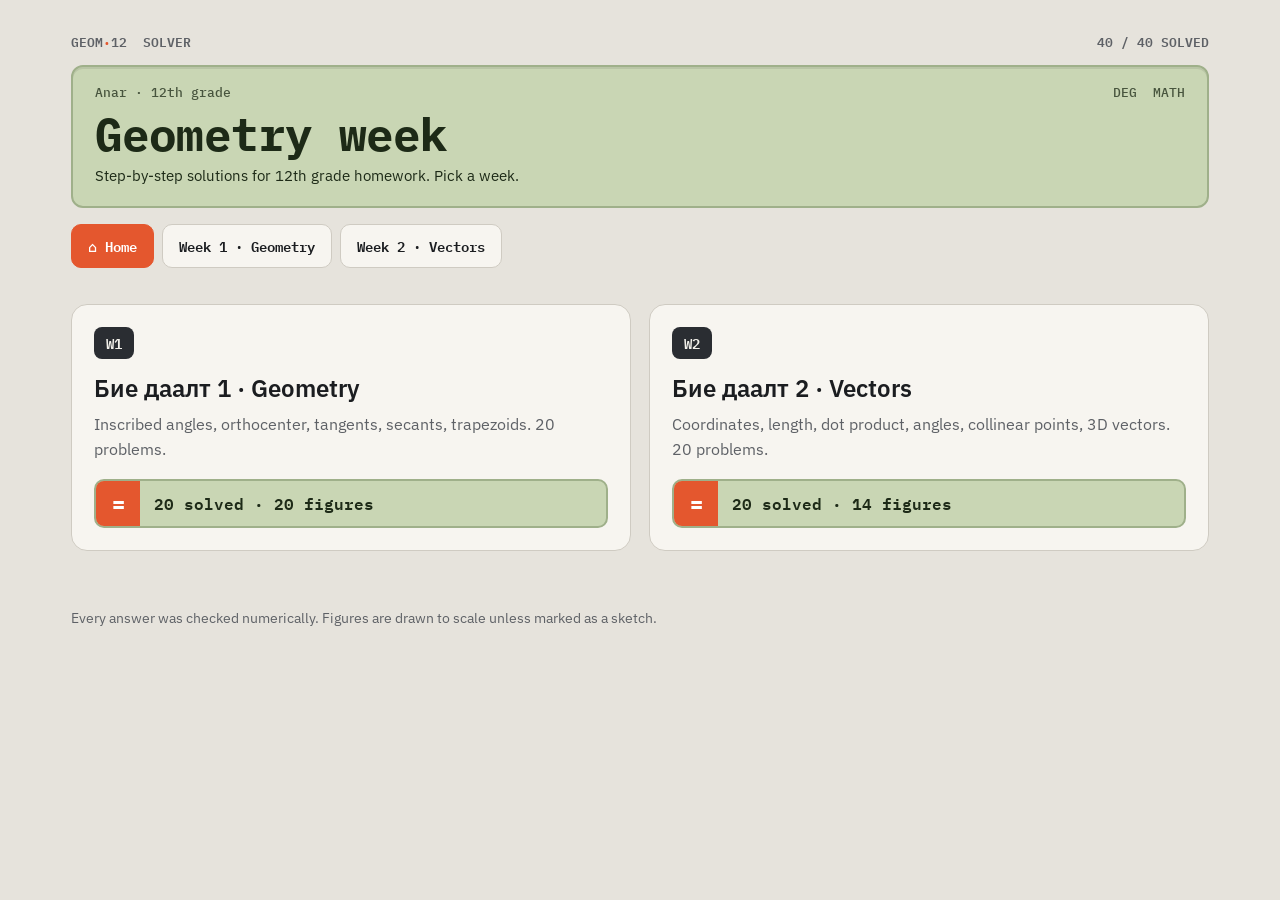
<file: index.html>
<!DOCTYPE html>
<html lang="en">
<head>
<meta charset="utf-8">
<meta name="viewport" content="width=device-width, initial-scale=1">
<title>Geometry week</title>
<link rel="preconnect" href="https://fonts.googleapis.com"><link href="https://fonts.googleapis.com/css2?family=IBM+Plex+Mono:wght@500;600;700&family=IBM+Plex+Sans:wght@400;600&display=swap" rel="stylesheet">
<link rel="stylesheet" href="style.css">
</head>
<body>
<header class="top wrap">
<div class="brand"><span class="model">GEOM<b>·</b>12 &nbsp;SOLVER</span><span class="model">40 / 40 SOLVED</span></div>
<div class="display"><div class="sm"><span>Anar · 12th grade</span><span>DEG &nbsp;MATH</span></div><h1>Geometry week</h1><p>Step-by-step solutions for 12th grade homework. Pick a week.</p></div>
<nav class="tabs" aria-label="Weeks"><a href="index.html" aria-current=page>⌂ Home</a><a href="week1.html">Week 1 · Geometry</a><a href="week2.html">Week 2 · Vectors</a></nav>

</header>
<main class="wrap cards">
<a class="card" href="week1.html"><span class="chip">W1</span><h2>Бие даалт 1 · Geometry</h2><p>Inscribed angles, orthocenter, tangents, secants, trapezoids. 20 problems.</p><div class="lcd"><span>20 solved · 20 figures</span></div></a>
<a class="card" href="week2.html"><span class="chip">W2</span><h2>Бие даалт 2 · Vectors</h2><p>Coordinates, length, dot product, angles, collinear points, 3D vectors. 20 problems.</p><div class="lcd"><span>20 solved · 14 figures</span></div></a>
</main>
<footer class="foot wrap">Every answer was checked numerically. Figures are drawn to scale unless marked as a sketch.</footer>
</body>
</html>
</file>
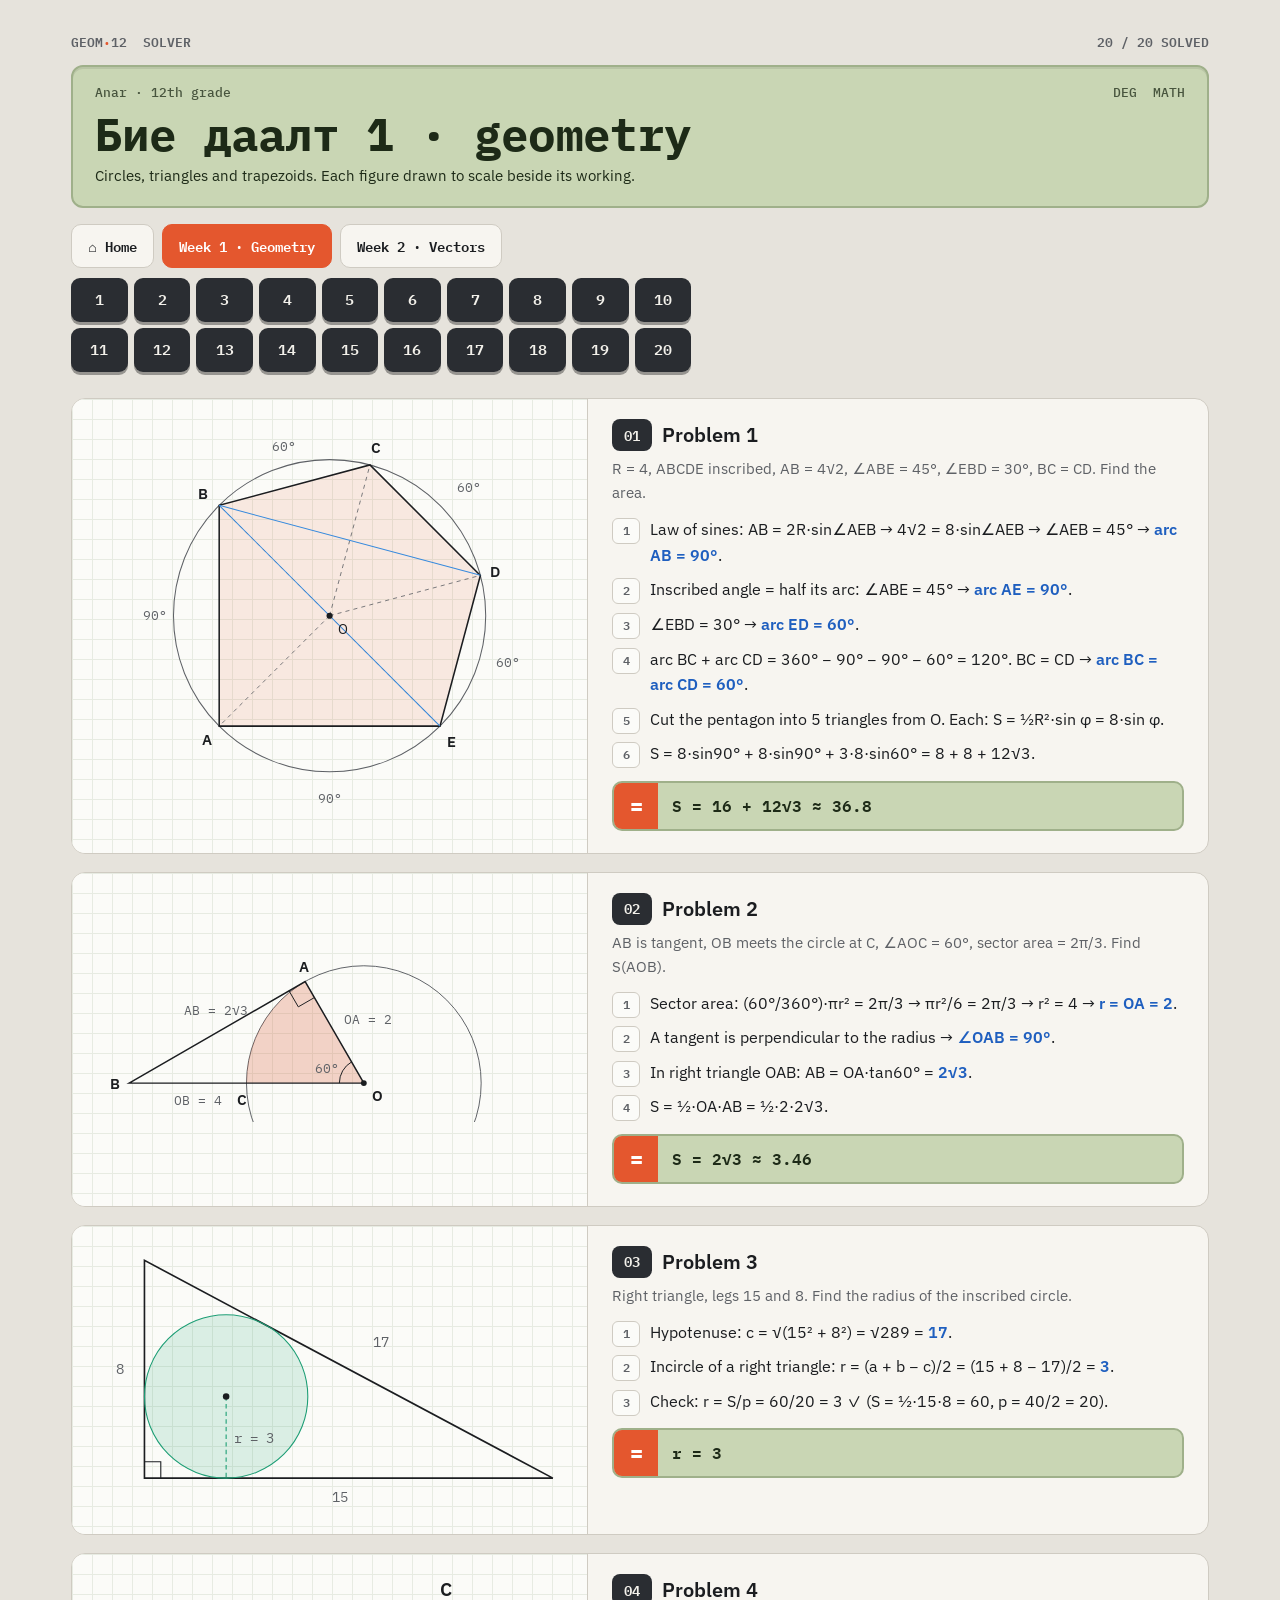
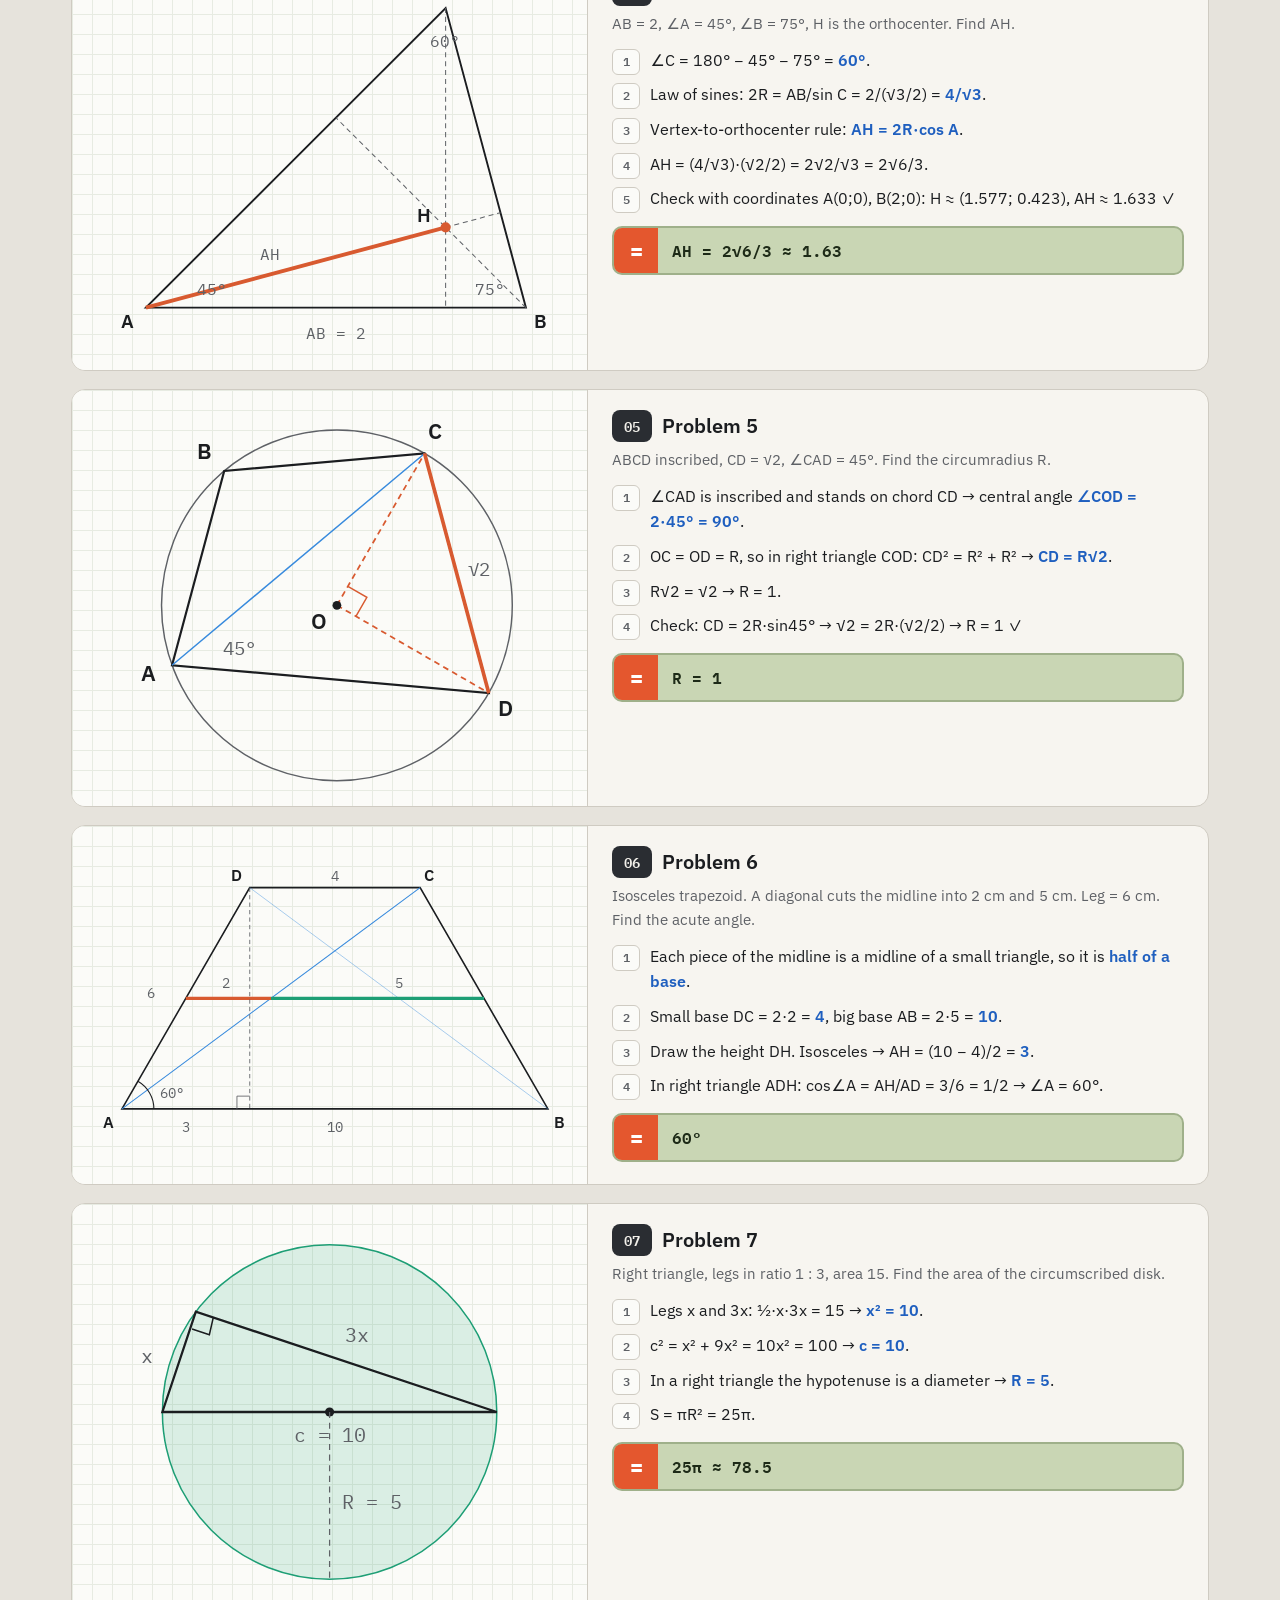
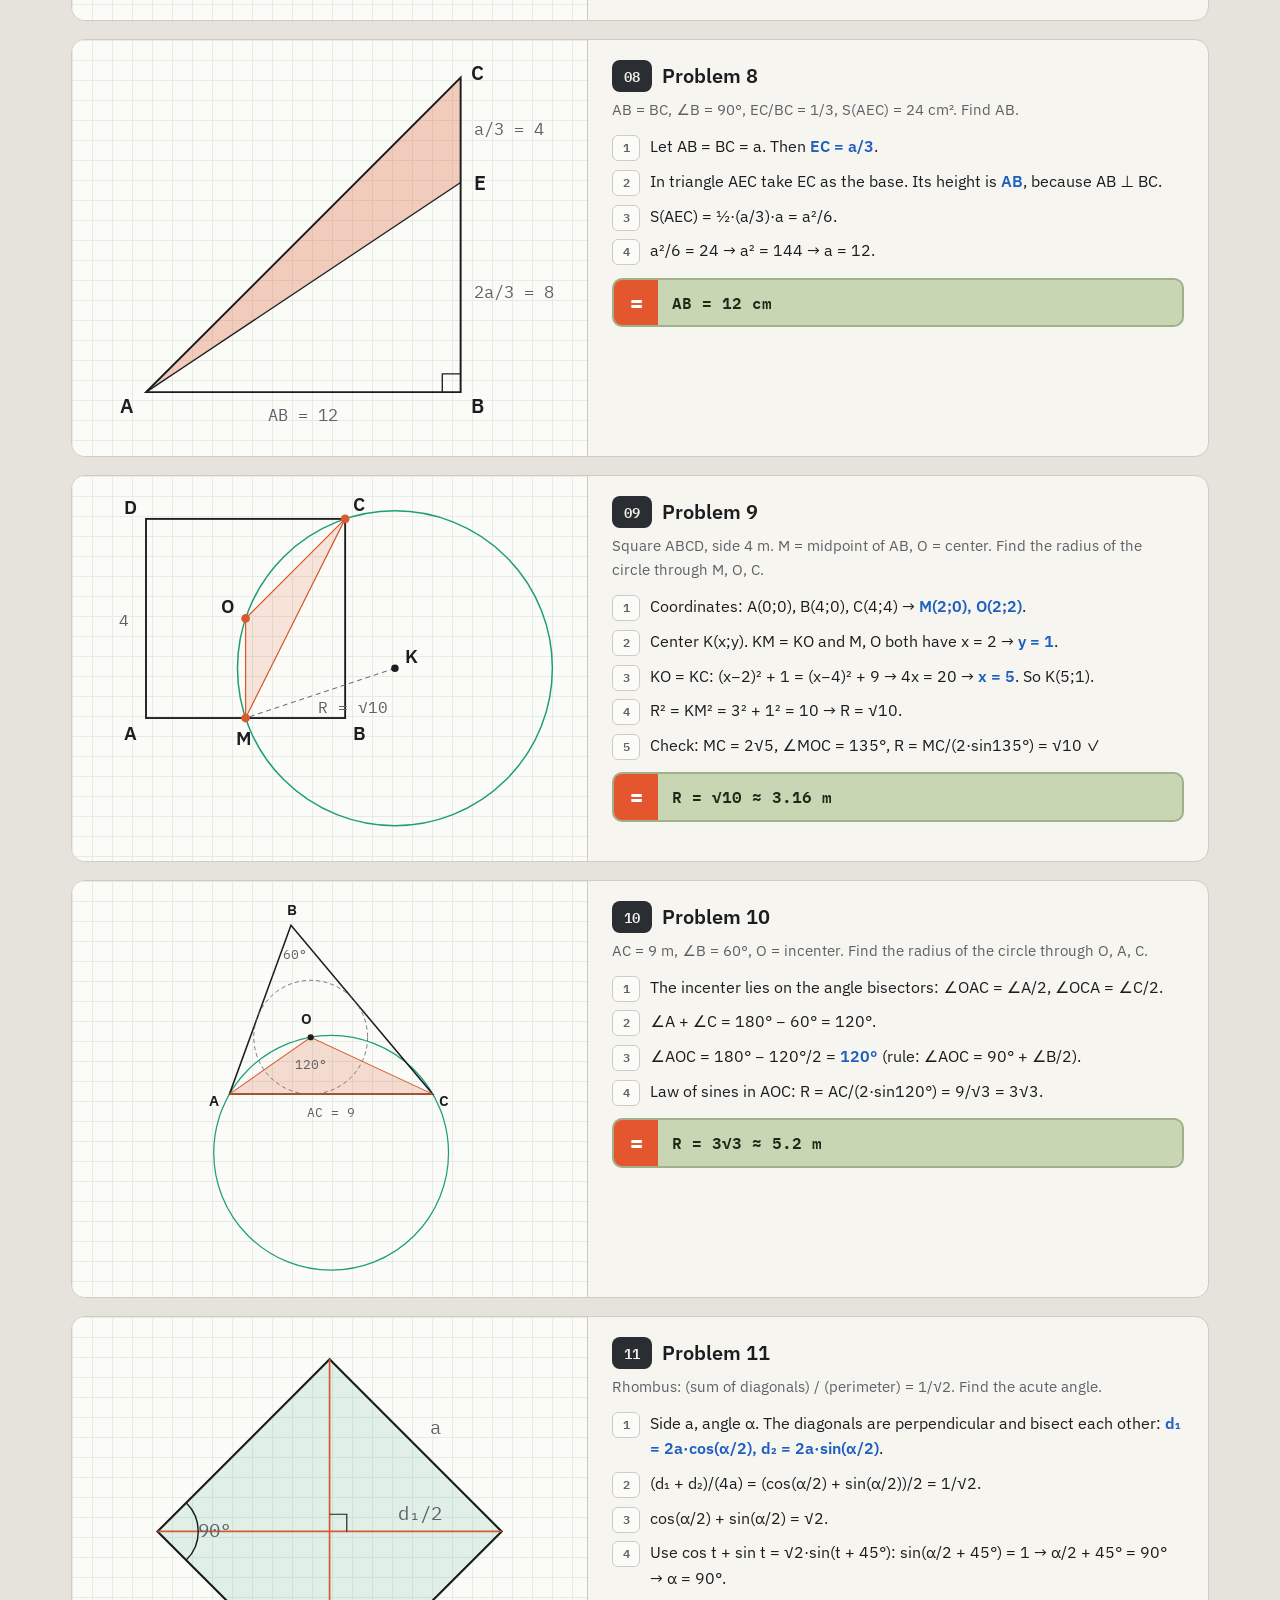
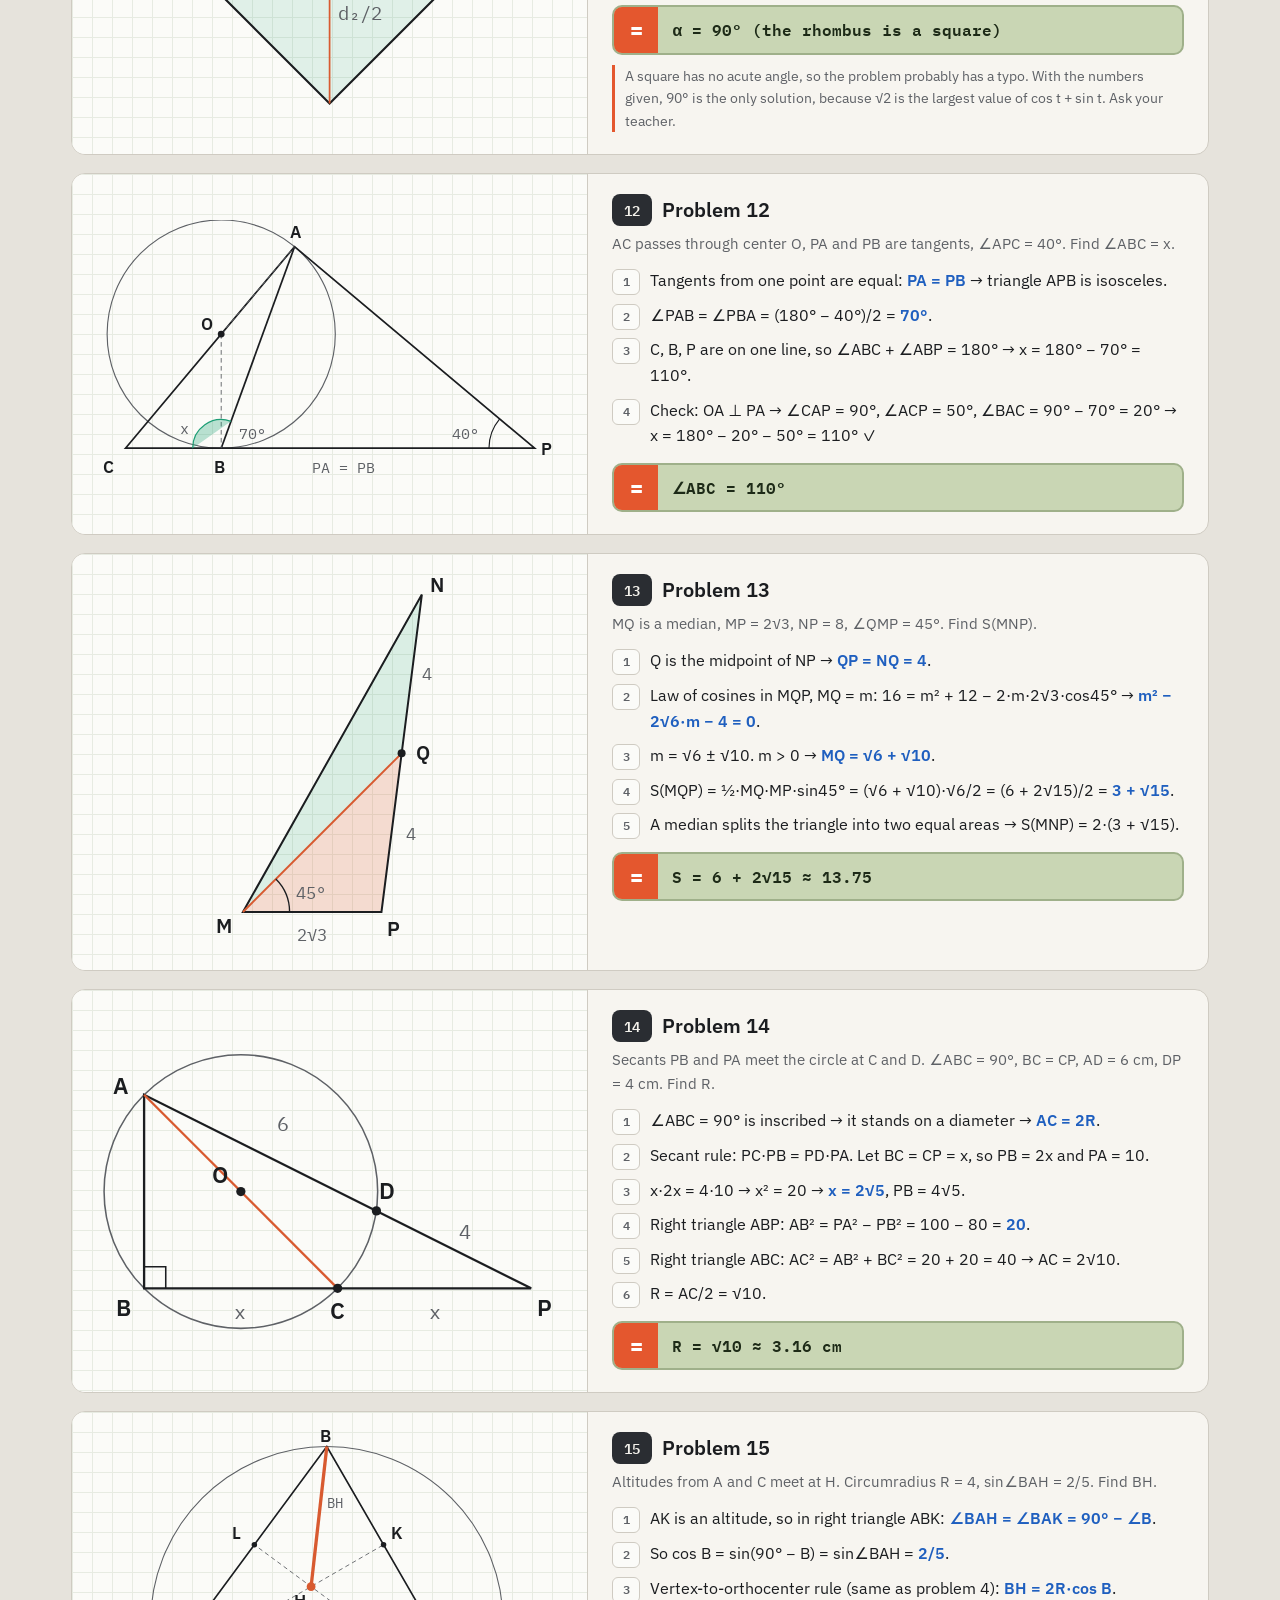
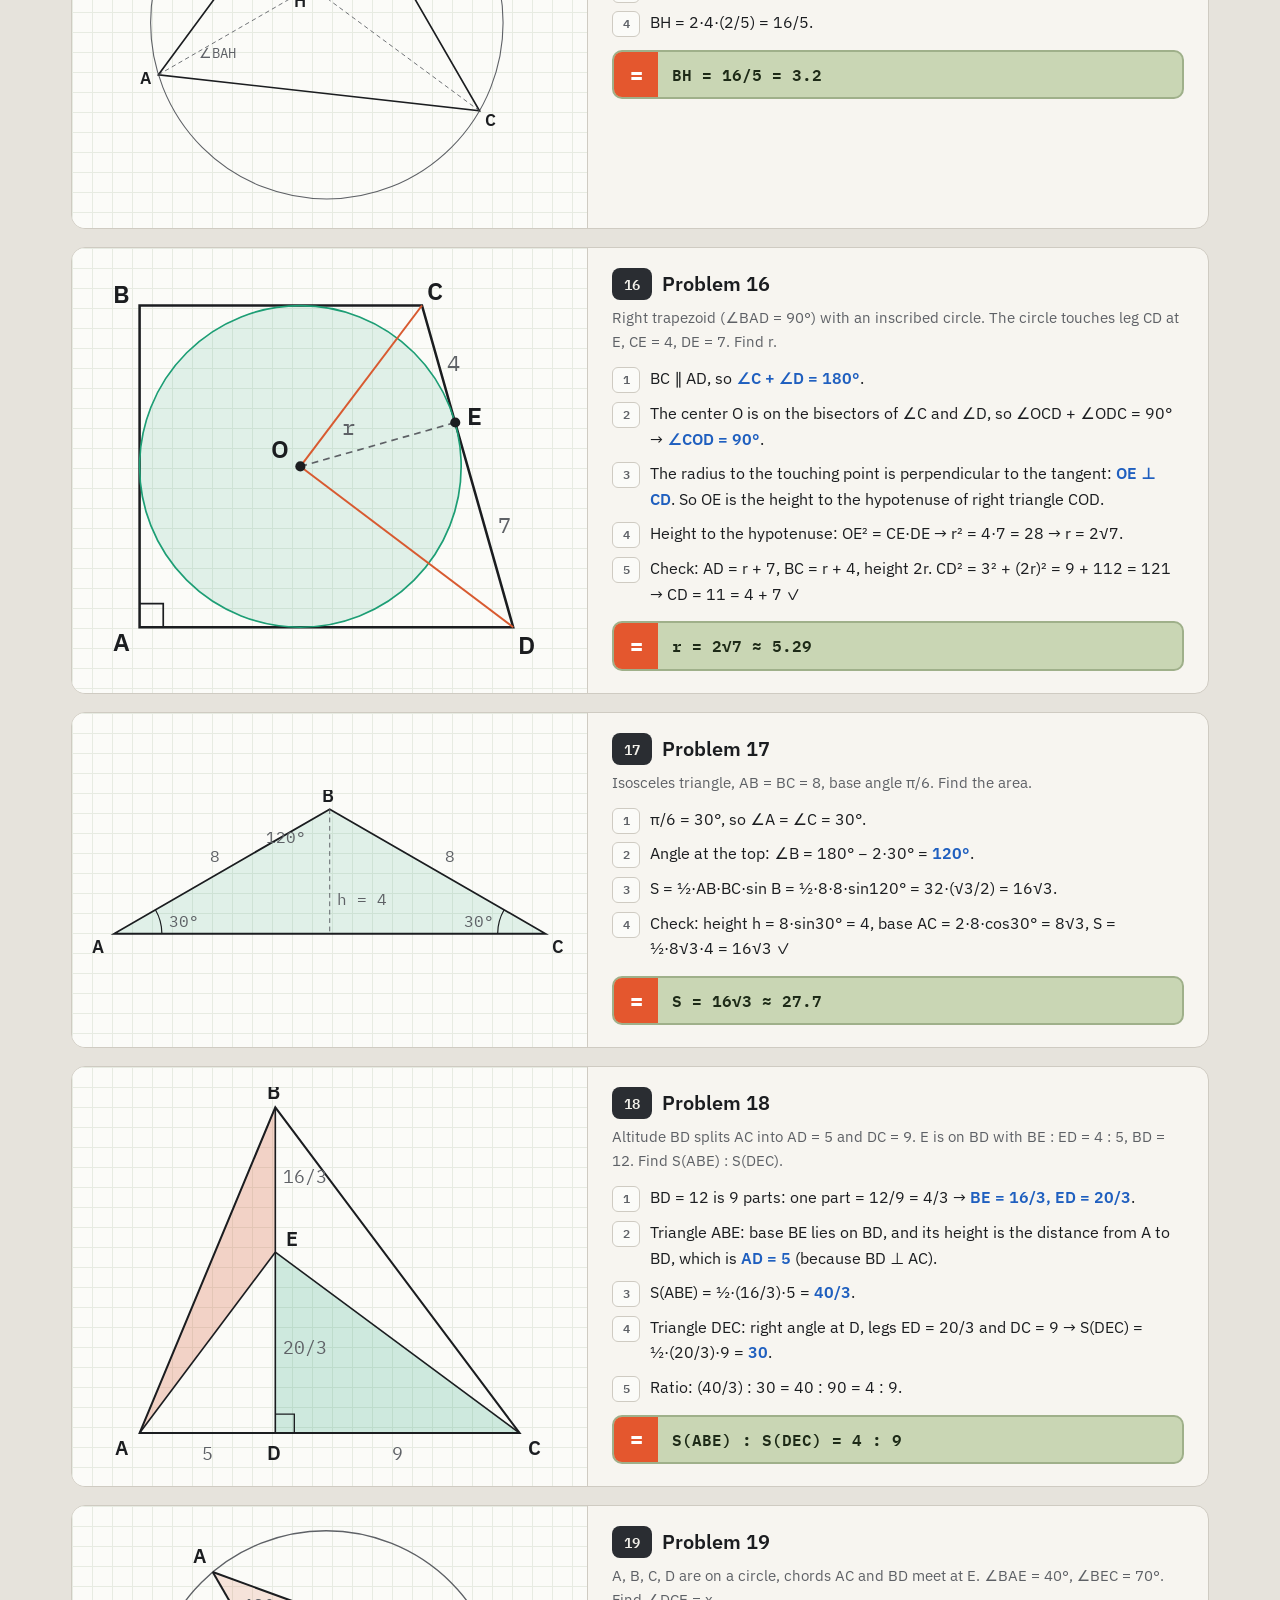
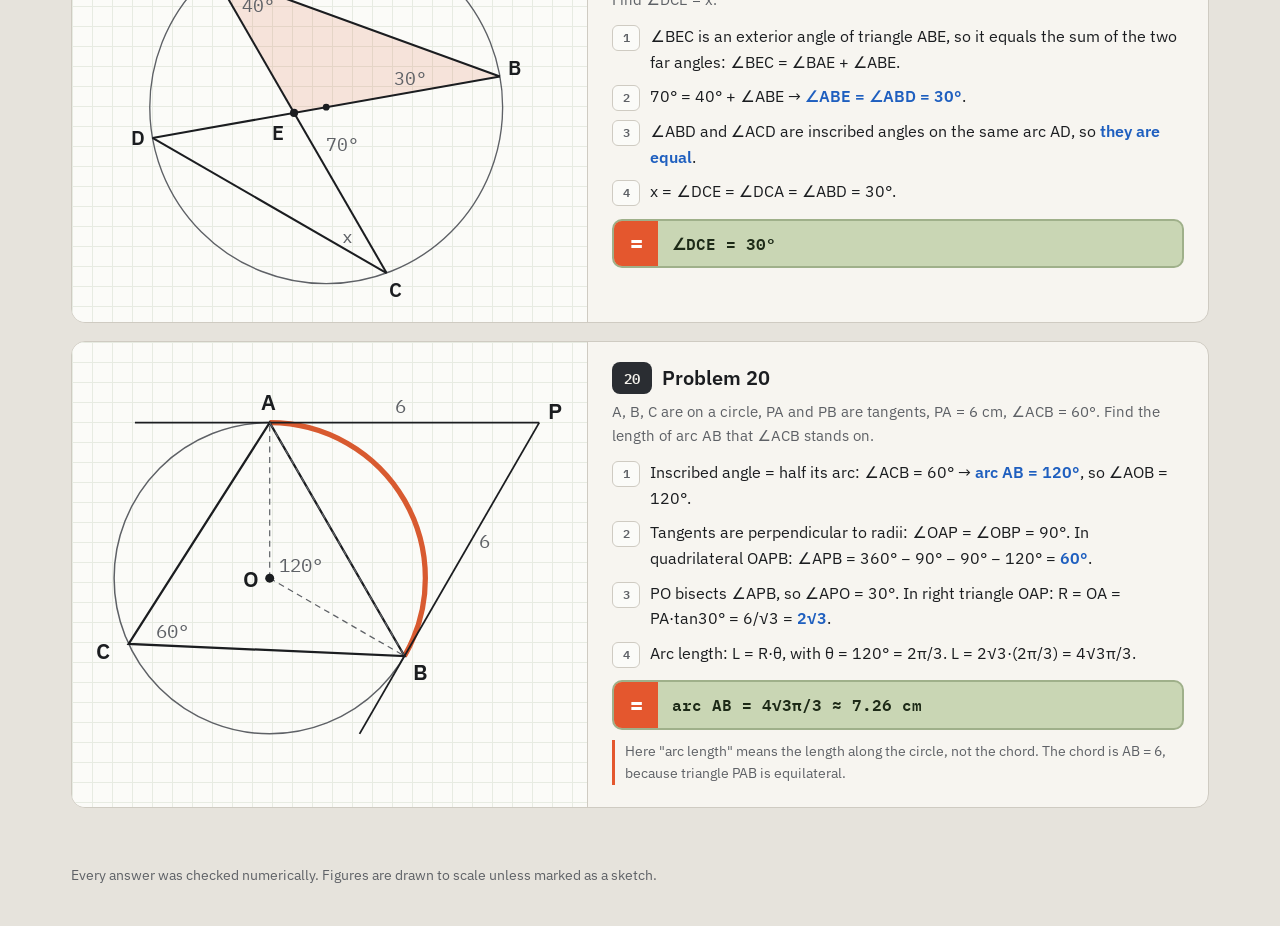
<file: week1.html>
<!DOCTYPE html>
<html lang="en">
<head>
<meta charset="utf-8">
<meta name="viewport" content="width=device-width, initial-scale=1">
<title>Бие даалт 1 · geometry</title>
<link rel="preconnect" href="https://fonts.googleapis.com"><link href="https://fonts.googleapis.com/css2?family=IBM+Plex+Mono:wght@500;600;700&family=IBM+Plex+Sans:wght@400;600&display=swap" rel="stylesheet">
<link rel="stylesheet" href="style.css">
</head>
<body>
<header class="top wrap">
<div class="brand"><span class="model">GEOM<b>·</b>12 &nbsp;SOLVER</span><span class="model">20 / 20 SOLVED</span></div>
<div class="display"><div class="sm"><span>Anar · 12th grade</span><span>DEG &nbsp;MATH</span></div><h1>Бие даалт 1 · geometry</h1><p>Circles, triangles and trapezoids. Each figure drawn to scale beside its working.</p></div>
<nav class="tabs" aria-label="Weeks"><a href="index.html">⌂ Home</a><a href="week1.html" aria-current=page>Week 1 · Geometry</a><a href="week2.html">Week 2 · Vectors</a></nav>
<nav class="keys" aria-label="Problems"><a href="#p1">1</a><a href="#p2">2</a><a href="#p3">3</a><a href="#p4">4</a><a href="#p5">5</a><a href="#p6">6</a><a href="#p7">7</a><a href="#p8">8</a><a href="#p9">9</a><a href="#p10">10</a><a href="#p11">11</a><a href="#p12">12</a><a href="#p13">13</a><a href="#p14">14</a><a href="#p15">15</a><a href="#p16">16</a><a href="#p17">17</a><a href="#p18">18</a><a href="#p19">19</a><a href="#p20">20</a></nav>
</header>
<main class="wrap">

<section id="p1">
<div class="fig"><svg viewBox="10 15 380 370" role="img" aria-label="Pentagon ABCDE in a circle of radius 4">
<circle cx="200" cy="190" r="152" fill="none" class="thin" stroke-width="1"/>
<polygon points="92.5,297.5 92.5,82.5 239.3,43.2 346.8,150.7 307.5,297.5" fill="#D85A30" fill-opacity="0.12" class="ink" stroke-width="1.5"/>
<g class="thin" stroke-width="0.8" stroke-dasharray="4 4"><line x1="200" y1="190" x2="92.5" y2="297.5"/><line x1="200" y1="190" x2="92.5" y2="82.5"/><line x1="200" y1="190" x2="239.3" y2="43.2"/><line x1="200" y1="190" x2="346.8" y2="150.7"/><line x1="200" y1="190" x2="307.5" y2="297.5"/></g>
<line x1="92.5" y1="82.5" x2="307.5" y2="297.5" stroke="#378ADD" stroke-width="1"/>
<line x1="92.5" y1="82.5" x2="346.8" y2="150.7" stroke="#378ADD" stroke-width="1"/>
<circle cx="200" cy="190" r="3" class="dot"/><text class="t" x="208" y="208">O</text>
<text class="th" x="76" y="316">A</text><text class="th" x="72" y="76">B</text><text class="th" x="240" y="32">C</text><text class="th" x="356" y="152">D</text><text class="th" x="314" y="318">E</text>
<text class="ts" x="30" y="194" text-anchor="middle">90°</text><text class="ts" x="156" y="30" text-anchor="middle">60°</text><text class="ts" x="324" y="70">60°</text><text class="ts" x="362" y="240">60°</text><text class="ts" x="200" y="372" text-anchor="middle">90°</text>
</svg></div>
<div class="sol"><div class="head"><span class="chip">01</span><h2>Problem 1</h2></div>
<p class="task">R = 4, ABCDE inscribed, AB = 4√2, ∠ABE = 45°, ∠EBD = 30°, BC = CD. Find the area.</p>
<ol>
<li>Law of sines: AB = 2R·sin∠AEB → 4√2 = 8·sin∠AEB → ∠AEB = 45° → <b>arc AB = 90°</b>.</li>
<li>Inscribed angle = half its arc: ∠ABE = 45° → <b>arc AE = 90°</b>.</li>
<li>∠EBD = 30° → <b>arc ED = 60°</b>.</li>
<li>arc BC + arc CD = 360° − 90° − 90° − 60° = 120°. BC = CD → <b>arc BC = arc CD = 60°</b>.</li>
<li>Cut the pentagon into 5 triangles from O. Each: S = ½R²·sin φ = 8·sin φ.</li>
<li>S = 8·sin90° + 8·sin90° + 3·8·sin60° = 8 + 8 + 12√3.</li>
</ol>
<div class="lcd"><span>S = 16 + 12√3 ≈ 36.8</span></div></div>
</section>

<section id="p2">
<div class="fig"><svg viewBox="140 70 490 170" role="img" aria-label="Tangent AB and sector AOC">
<circle cx="420" cy="200" r="120" fill="none" class="thin" stroke-width="1"/>
<path d="M420,200 L300,200 A120,120 0 0,1 360,96.1 Z" fill="#D85A30" fill-opacity="0.25" stroke="none"/>
<polygon points="180,200 360,96.1 420,200" fill="none" class="ink" stroke-width="1.5"/>
<path d="M369.5,112.5 L353,122 L343.5,105.6" fill="none" class="ink" stroke-width="1"/>
<path d="M395,200 A25,25 0 0,1 407.5,178.3" fill="none" class="ink" stroke-width="1"/>
<circle cx="420" cy="200" r="3" class="dot"/>
<text class="th" x="428" y="218">O</text><text class="th" x="354" y="86">A</text><text class="th" x="160" y="206">B</text><text class="th" x="290" y="222">C</text>
<text class="ts" x="370" y="190">60°</text><text class="ts" x="400" y="140">OA = 2</text><text class="ts" x="236" y="130">AB = 2√3</text><text class="ts" x="226" y="222">OB = 4</text>
</svg></div>
<div class="sol"><div class="head"><span class="chip">02</span><h2>Problem 2</h2></div>
<p class="task">AB is tangent, OB meets the circle at C, ∠AOC = 60°, sector area = 2π/3. Find S(AOB).</p>
<ol>
<li>Sector area: (60°/360°)·πr² = 2π/3 → πr²/6 = 2π/3 → r² = 4 → <b>r = OA = 2</b>.</li>
<li>A tangent is perpendicular to the radius → <b>∠OAB = 90°</b>.</li>
<li>In right triangle OAB: AB = OA·tan60° = <b>2√3</b>.</li>
<li>S = ½·OA·AB = ½·2·2√3.</li>
</ol>
<div class="lcd"><span>S = 2√3 ≈ 3.46</span></div></div>
</section>

<section id="p3">
<div class="fig"><svg viewBox="70 45 440 250" role="img" aria-label="Right triangle with incircle">
<polygon points="120,260 495,260 120,60" fill="none" class="ink" stroke-width="1.5"/>
<circle cx="195" cy="185" r="75" fill="#1D9E75" fill-opacity="0.15" stroke="#1D9E75" stroke-width="1"/>
<path d="M120,245 L135,245 L135,260" fill="none" class="ink" stroke-width="1"/>
<line x1="195" y1="185" x2="195" y2="260" stroke="#1D9E75" stroke-width="1" stroke-dasharray="4 3"/>
<circle cx="195" cy="185" r="3" class="dot"/>
<text class="ts" x="202" y="228">r = 3</text><text class="ts" x="300" y="282" text-anchor="middle">15</text><text class="ts" x="98" y="164" text-anchor="middle">8</text><text class="ts" x="330" y="140">17</text>
</svg></div>
<div class="sol"><div class="head"><span class="chip">03</span><h2>Problem 3</h2></div>
<p class="task">Right triangle, legs 15 and 8. Find the radius of the inscribed circle.</p>
<ol>
<li>Hypotenuse: c = √(15² + 8²) = √289 = <b>17</b>.</li>
<li>Incircle of a right triangle: r = (a + b − c)/2 = (15 + 8 − 17)/2 = <b>3</b>.</li>
<li>Check: r = S/p = 60/20 = 3 ✓ (S = ½·15·8 = 60, p = 40/2 = 20).</li>
</ol>
<div class="lcd"><span>r = 3</span></div></div>
</section>

<section id="p4">
<div class="fig"><svg viewBox="90 55 350 300" role="img" aria-label="Triangle ABC with orthocenter H">
<polygon points="120,320 420,320 356.6,83.4" fill="none" class="ink" stroke-width="1.5"/>
<g class="thin" stroke-width="0.8" stroke-dasharray="4 3"><line x1="356.6" y1="83.4" x2="356.6" y2="320"/><line x1="420" y1="320" x2="270" y2="170"/><line x1="120" y1="320" x2="399.9" y2="245"/></g>
<line x1="120" y1="320" x2="356.6" y2="256.6" stroke="#D85A30" stroke-width="3"/>
<circle cx="356.6" cy="256.6" r="4" fill="#D85A30"/>
<text class="th" x="100" y="336">A</text><text class="th" x="426" y="336">B</text><text class="th" x="352" y="74">C</text><text class="th" x="334" y="252">H</text>
<text class="ts" x="160" y="310">45°</text><text class="ts" x="380" y="310">75°</text><text class="ts" x="344" y="114">60°</text><text class="ts" x="270" y="345" text-anchor="middle">AB = 2</text><text class="ts" x="210" y="282">AH</text>
</svg></div>
<div class="sol"><div class="head"><span class="chip">04</span><h2>Problem 4</h2></div>
<p class="task">AB = 2, ∠A = 45°, ∠B = 75°, H is the orthocenter. Find AH.</p>
<ol>
<li>∠C = 180° − 45° − 75° = <b>60°</b>.</li>
<li>Law of sines: 2R = AB/sin C = 2/(√3/2) = <b>4/√3</b>.</li>
<li>Vertex-to-orthocenter rule: <b>AH = 2R·cos A</b>.</li>
<li>AH = (4/√3)·(√2/2) = 2√2/√3 = 2√6/3.</li>
<li>Check with coordinates A(0;0), B(2;0): H ≈ (1.577; 0.423), AH ≈ 1.633 ✓</li>
</ol>
<div class="lcd"><span>AH = 2√6/3 ≈ 1.63</span></div></div>
</section>

<section id="p5">
<div class="fig"><svg viewBox="190 45 290 260" role="img" aria-label="Cyclic quadrilateral ABCD">
<circle cx="340" cy="180" r="120" fill="none" class="thin" stroke-width="1"/>
<polygon points="227.2,221 262.9,88.1 400,76.1 443.9,240" fill="none" class="ink" stroke-width="1.5"/>
<line x1="227.2" y1="221" x2="400" y2="76.1" stroke="#378ADD" stroke-width="1"/>
<g stroke="#D85A30" stroke-width="1.2" stroke-dasharray="4 3"><line x1="340" y1="180" x2="400" y2="76.1"/><line x1="340" y1="180" x2="443.9" y2="240"/></g>
<line x1="400" y1="76.1" x2="443.9" y2="240" stroke="#D85A30" stroke-width="2.5"/>
<path d="M347.5,167 L360.5,174.5 L353,187.5" fill="none" stroke="#D85A30" stroke-width="1"/>
<circle cx="340" cy="180" r="3" class="dot"/>
<text class="th" x="322" y="196">O</text><text class="th" x="206" y="232">A</text><text class="th" x="244" y="80">B</text><text class="th" x="402" y="66">C</text><text class="th" x="450" y="256">D</text>
<text class="ts" x="262" y="214">45°</text><text class="ts" x="430" y="160">√2</text>
</svg></div>
<div class="sol"><div class="head"><span class="chip">05</span><h2>Problem 5</h2></div>
<p class="task">ABCD inscribed, CD = √2, ∠CAD = 45°. Find the circumradius R.</p>
<ol>
<li>∠CAD is inscribed and stands on chord CD → central angle <b>∠COD = 2·45° = 90°</b>.</li>
<li>OC = OD = R, so in right triangle COD: CD² = R² + R² → <b>CD = R√2</b>.</li>
<li>R√2 = √2 → R = 1.</li>
<li>Check: CD = 2R·sin45° → √2 = 2R·(√2/2) → R = 1 ✓</li>
</ol>
<div class="lcd"><span>R = 1</span></div></div>
</section>

<section id="p6">
<div class="fig"><svg viewBox="110 70 450 265" role="img" aria-label="Isosceles trapezoid with midline">
<polygon points="140,300 540,300 420,92.2 260,92.2" fill="none" class="ink" stroke-width="1.5"/>
<line x1="140" y1="300" x2="420" y2="92.2" stroke="#378ADD" stroke-width="1"/>
<line x1="540" y1="300" x2="260" y2="92.2" stroke="#378ADD" stroke-width="0.8" stroke-opacity="0.5"/>
<line x1="200" y1="196.1" x2="280" y2="196.1" stroke="#D85A30" stroke-width="3"/>
<line x1="280" y1="196.1" x2="480" y2="196.1" stroke="#1D9E75" stroke-width="3"/>
<line x1="260" y1="92.2" x2="260" y2="300" class="thin" stroke-width="0.8" stroke-dasharray="4 3"/>
<path d="M248,300 L248,288 L260,288" fill="none" class="thin" stroke-width="0.8"/>
<path d="M170,300 A30,30 0 0,0 155,274" fill="none" class="ink" stroke-width="1"/>
<text class="th" x="122" y="318">A</text><text class="th" x="546" y="318">B</text><text class="th" x="424" y="86">C</text><text class="th" x="242" y="86">D</text>
<text class="ts" x="176" y="290">60°</text><text class="ts" x="238" y="186" text-anchor="middle">2</text><text class="ts" x="400" y="186" text-anchor="middle">5</text><text class="ts" x="340" y="86" text-anchor="middle">4</text><text class="ts" x="340" y="322" text-anchor="middle">10</text><text class="ts" x="200" y="322" text-anchor="middle">3</text><text class="ts" x="164" y="196">6</text>
</svg></div>
<div class="sol"><div class="head"><span class="chip">06</span><h2>Problem 6</h2></div>
<p class="task">Isosceles trapezoid. A diagonal cuts the midline into 2 cm and 5 cm. Leg = 6 cm. Find the acute angle.</p>
<ol>
<li>Each piece of the midline is a midline of a small triangle, so it is <b>half of a base</b>.</li>
<li>Small base DC = 2·2 = <b>4</b>, big base AB = 2·5 = <b>10</b>.</li>
<li>Draw the height DH. Isosceles → AH = (10 − 4)/2 = <b>3</b>.</li>
<li>In right triangle ADH: cos∠A = AH/AD = 3/6 = 1/2 → ∠A = 60°.</li>
</ol>
<div class="lcd"><span>60°</span></div></div>
</section>

<section id="p7">
<div class="fig"><svg viewBox="200 45 280 250" role="img" aria-label="Right triangle in its circumcircle">
<circle cx="340" cy="170" r="110" fill="#1D9E75" fill-opacity="0.15" stroke="#1D9E75" stroke-width="1"/>
<polygon points="230,170 450,170 252,104" fill="none" class="ink" stroke-width="1.5"/>
<path d="M249.5,115.4 L260.9,119.2 L263.5,107.8" fill="none" class="ink" stroke-width="1"/>
<circle cx="340" cy="170" r="3" class="dot"/>
<line x1="340" y1="170" x2="340" y2="280" class="thin" stroke-width="0.8" stroke-dasharray="4 3"/>
<text class="ts" x="348" y="234">R = 5</text><text class="ts" x="340" y="190" text-anchor="middle">c = 10</text><text class="ts" x="216" y="138">x</text><text class="ts" x="350" y="124">3x</text>
</svg></div>
<div class="sol"><div class="head"><span class="chip">07</span><h2>Problem 7</h2></div>
<p class="task">Right triangle, legs in ratio 1 : 3, area 15. Find the area of the circumscribed disk.</p>
<ol>
<li>Legs x and 3x: ½·x·3x = 15 → <b>x² = 10</b>.</li>
<li>c² = x² + 9x² = 10x² = 100 → <b>c = 10</b>.</li>
<li>In a right triangle the hypotenuse is a diameter → <b>R = 5</b>.</li>
<li>S = πR² = 25π.</li>
</ol>
<div class="lcd"><span>25π ≈ 78.5</span></div></div>
</section>

<section id="p8">
<div class="fig"><svg viewBox="110 45 340 290" role="img" aria-label="Right isosceles triangle with shaded AEC">
<polygon points="140,300 380,60 380,140" fill="#D85A30" fill-opacity="0.3" stroke="none"/>
<polygon points="140,300 380,300 380,60" fill="none" class="ink" stroke-width="1.5"/>
<line x1="140" y1="300" x2="380" y2="140" class="ink" stroke-width="1"/>
<path d="M366,300 L366,286 L380,286" fill="none" class="ink" stroke-width="1"/>
<text class="th" x="120" y="316">A</text><text class="th" x="388" y="316">B</text><text class="th" x="388" y="62">C</text><text class="th" x="390" y="146">E</text>
<text class="ts" x="260" y="322" text-anchor="middle">AB = 12</text><text class="ts" x="390" y="104">a/3 = 4</text><text class="ts" x="390" y="228">2a/3 = 8</text>
</svg></div>
<div class="sol"><div class="head"><span class="chip">08</span><h2>Problem 8</h2></div>
<p class="task">AB = BC, ∠B = 90°, EC/BC = 1/3, S(AEC) = 24 cm². Find AB.</p>
<ol>
<li>Let AB = BC = a. Then <b>EC = a/3</b>.</li>
<li>In triangle AEC take EC as the base. Its height is <b>AB</b>, because AB ⊥ BC.</li>
<li>S(AEC) = ½·(a/3)·a = a²/6.</li>
<li>a²/6 = 24 → a² = 144 → a = 12.</li>
</ol>
<div class="lcd"><span>AB = 12 cm</span></div></div>
</section>

<section id="p9">
<div class="fig"><svg viewBox="135 120 385 280" role="img" aria-label="Square with circle through M, O and C">
<rect x="180" y="140" width="160" height="160" fill="none" class="ink" stroke-width="1.5"/>
<circle cx="380" cy="260" r="126.5" fill="none" stroke="#1D9E75" stroke-width="1.2"/>
<polygon points="260,300 260,220 340,140" fill="#D85A30" fill-opacity="0.15" stroke="#D85A30" stroke-width="1"/>
<line x1="380" y1="260" x2="260" y2="300" class="thin" stroke-width="0.8" stroke-dasharray="4 3"/>
<circle cx="260" cy="300" r="3.5" fill="#D85A30"/><circle cx="260" cy="220" r="3.5" fill="#D85A30"/><circle cx="340" cy="140" r="3.5" fill="#D85A30"/><circle cx="380" cy="260" r="3" class="dot"/>
<text class="th" x="162" y="318">A</text><text class="th" x="346" y="318">B</text><text class="th" x="346" y="134">C</text><text class="th" x="162" y="136">D</text>
<text class="th" x="252" y="322">M</text><text class="th" x="240" y="216">O</text><text class="th" x="388" y="256">K</text>
<text class="ts" x="318" y="296">R = √10</text><text class="ts" x="166" y="226" text-anchor="end">4</text>
</svg></div>
<div class="sol"><div class="head"><span class="chip">09</span><h2>Problem 9</h2></div>
<p class="task">Square ABCD, side 4 m. M = midpoint of AB, O = center. Find the radius of the circle through M, O, C.</p>
<ol>
<li>Coordinates: A(0;0), B(4;0), C(4;4) → <b>M(2;0), O(2;2)</b>.</li>
<li>Center K(x;y). KM = KO and M, O both have x = 2 → <b>y = 1</b>.</li>
<li>KO = KC: (x−2)² + 1 = (x−4)² + 9 → 4x = 20 → <b>x = 5</b>. So K(5;1).</li>
<li>R² = KM² = 3² + 1² = 10 → R = √10.</li>
<li>Check: MC = 2√5, ∠MOC = 135°, R = MC/(2·sin135°) = √10 ✓</li>
</ol>
<div class="lcd"><span>R = √10 ≈ 3.16 m</span></div></div>
</section>

<section id="p10">
<div class="fig"><svg viewBox="150 60 255 370" role="img" aria-label="Triangle with incenter O and circle through A, O, C">
<circle cx="279" cy="307.1" r="114.3" fill="none" stroke="#1D9E75" stroke-width="1.2"/>
<polygon points="180,250 239.9,85.5 378,250" fill="none" class="ink" stroke-width="1.5"/>
<circle cx="259.1" cy="194.6" r="55.4" fill="none" class="thin" stroke-width="0.8" stroke-dasharray="4 3"/>
<polygon points="180,250 259.1,194.6 378,250" fill="#D85A30" fill-opacity="0.2" stroke="#D85A30" stroke-width="1"/>
<circle cx="259.1" cy="194.6" r="3" class="dot"/>
<text class="th" x="160" y="262">A</text><text class="th" x="236" y="76">B</text><text class="th" x="384" y="262">C</text><text class="th" x="250" y="182">O</text>
<text class="ts" x="232" y="118">60°</text><text class="ts" x="244" y="226">120°</text><text class="ts" x="279" y="272" text-anchor="middle">AC = 9</text>
</svg></div>
<div class="sol"><div class="head"><span class="chip">10</span><h2>Problem 10</h2></div>
<p class="task">AC = 9 m, ∠B = 60°, O = incenter. Find the radius of the circle through O, A, C.</p>
<ol>
<li>The incenter lies on the angle bisectors: ∠OAC = ∠A/2, ∠OCA = ∠C/2.</li>
<li>∠A + ∠C = 180° − 60° = 120°.</li>
<li>∠AOC = 180° − 120°/2 = <b>120°</b> (rule: ∠AOC = 90° + ∠B/2).</li>
<li>Law of sines in AOC: R = AC/(2·sin120°) = 9/√3 = 3√3.</li>
</ol>
<div class="lcd"><span>R = 3√3 ≈ 5.2 m</span></div></div>
</section>

<section id="p11">
<div class="fig"><svg viewBox="85 30 270 265" role="img" aria-label="Rhombus that must be a square">
<polygon points="220,40 340,160 220,280 100,160" fill="#1D9E75" fill-opacity="0.12" class="ink" stroke-width="1.5"/>
<line x1="220" y1="40" x2="220" y2="280" stroke="#D85A30" stroke-width="1.2"/>
<line x1="100" y1="160" x2="340" y2="160" stroke="#D85A30" stroke-width="1.2"/>
<path d="M220,148 L232,148 L232,160" fill="none" class="ink" stroke-width="0.8"/>
<path d="M120,140 A28,28 0 0,1 120,180" fill="none" class="ink" stroke-width="1"/>
<text class="ts" x="128" y="164">90°</text><text class="ts" x="290" y="92">a</text><text class="ts" x="268" y="152">d₁/2</text><text class="ts" x="226" y="222">d₂/2</text>
</svg></div>
<div class="sol"><div class="head"><span class="chip">11</span><h2>Problem 11</h2></div>
<p class="task">Rhombus: (sum of diagonals) / (perimeter) = 1/√2. Find the acute angle.</p>
<ol>
<li>Side a, angle α. The diagonals are perpendicular and bisect each other: <b>d₁ = 2a·cos(α/2), d₂ = 2a·sin(α/2)</b>.</li>
<li>(d₁ + d₂)/(4a) = (cos(α/2) + sin(α/2))/2 = 1/√2.</li>
<li>cos(α/2) + sin(α/2) = √2.</li>
<li>Use cos t + sin t = √2·sin(t + 45°): sin(α/2 + 45°) = 1 → α/2 + 45° = 90° → α = 90°.</li>
</ol>
<div class="lcd"><span>α = 90° (the rhombus is a square)</span></div>
<p class="note">A square has no acute angle, so the problem probably has a typo. With the numbers given, 90° is the only solution, because √2 is the largest value of cos t + sin t. Ask your teacher.</p></div>
</section>

<section id="p12">
<div class="fig"><svg viewBox="215 90 420 235" role="img" aria-label="Two tangents PA and PB">
<circle cx="330" cy="190" r="100" fill="none" class="thin" stroke-width="1"/>
<polygon points="246.1,290 394.3,113.4 604.7,290" fill="none" class="ink" stroke-width="1.5"/>
<line x1="394.3" y1="113.4" x2="330" y2="290" class="ink" stroke-width="1.5"/>
<line x1="330" y1="190" x2="394.3" y2="113.4" class="thin" stroke-width="0.8" stroke-dasharray="4 3"/>
<line x1="330" y1="190" x2="330" y2="290" class="thin" stroke-width="0.8" stroke-dasharray="4 3"/>
<path d="M305,290 A25,25 0 0,1 338.6,266.5" fill="#1D9E75" fill-opacity="0.3" stroke="#1D9E75" stroke-width="1"/>
<path d="M564.7,290 A40,40 0 0,1 574.1,264.3" fill="none" class="ink" stroke-width="1"/>
<circle cx="330" cy="190" r="3" class="dot"/>
<text class="th" x="390" y="106">A</text><text class="th" x="324" y="312">B</text><text class="th" x="226" y="312">C</text><text class="th" x="610" y="296">P</text><text class="th" x="312" y="186">O</text>
<text class="ts" x="532" y="282">40°</text><text class="ts" x="346" y="282">70°</text><text class="ts" x="294" y="278">x</text><text class="ts" x="410" y="312">PA = PB</text>
</svg></div>
<div class="sol"><div class="head"><span class="chip">12</span><h2>Problem 12</h2></div>
<p class="task">AC passes through center O, PA and PB are tangents, ∠APC = 40°. Find ∠ABC = x.</p>
<ol>
<li>Tangents from one point are equal: <b>PA = PB</b> → triangle APB is isosceles.</li>
<li>∠PAB = ∠PBA = (180° − 40°)/2 = <b>70°</b>.</li>
<li>C, B, P are on one line, so ∠ABC + ∠ABP = 180° → x = 180° − 70° = 110°.</li>
<li>Check: OA ⊥ PA → ∠CAP = 90°, ∠ACP = 50°, ∠BAC = 90° − 70° = 20° → x = 180° − 20° − 50° = 110° ✓</li>
</ol>
<div class="lcd"><span>∠ABC = 110°</span></div></div>
</section>

<section id="p13">
<div class="fig"><svg viewBox="215 45 200 285" role="img" aria-label="Triangle MNP with median MQ">
<polygon points="250,300 353.9,300 369,181" fill="#D85A30" fill-opacity="0.2" stroke="none"/>
<polygon points="250,300 369,181 384.2,61.9" fill="#1D9E75" fill-opacity="0.15" stroke="none"/>
<polygon points="250,300 353.9,300 384.2,61.9" fill="none" class="ink" stroke-width="1.5"/>
<line x1="250" y1="300" x2="369" y2="181" stroke="#D85A30" stroke-width="1.5"/>
<path d="M285,300 A35,35 0 0,0 274.7,275.3" fill="none" class="ink" stroke-width="1"/>
<circle cx="369" cy="181" r="3" class="dot"/>
<text class="th" x="230" y="316">M</text><text class="th" x="358" y="318">P</text><text class="th" x="380" y="186">Q</text><text class="th" x="390" y="60">N</text>
<text class="ts" x="290" y="290">45°</text><text class="ts" x="302" y="322" text-anchor="middle">2√3</text><text class="ts" x="372" y="246">4</text><text class="ts" x="384" y="126">4</text>
</svg></div>
<div class="sol"><div class="head"><span class="chip">13</span><h2>Problem 13</h2></div>
<p class="task">MQ is a median, MP = 2√3, NP = 8, ∠QMP = 45°. Find S(MNP).</p>
<ol>
<li>Q is the midpoint of NP → <b>QP = NQ = 4</b>.</li>
<li>Law of cosines in MQP, MQ = m: 16 = m² + 12 − 2·m·2√3·cos45° → <b>m² − 2√6·m − 4 = 0</b>.</li>
<li>m = √6 ± √10. m &gt; 0 → <b>MQ = √6 + √10</b>.</li>
<li>S(MQP) = ½·MQ·MP·sin45° = (√6 + √10)·√6/2 = (6 + 2√15)/2 = <b>3 + √15</b>.</li>
<li>A median splits the triangle into two equal areas → S(MNP) = 2·(3 + √15).</li>
</ol>
<div class="lcd"><span>S = 6 + 2√15 ≈ 13.75</span></div></div>
</section>

<section id="p14">
<div class="fig"><svg viewBox="125 140 310 195" role="img" aria-label="Circle with two secants from P">
<circle cx="222.6" cy="237.4" r="88.5" fill="none" class="thin" stroke-width="1"/>
<polygon points="160,174.8 160,300 410.4,300" fill="none" class="ink" stroke-width="1.5"/>
<line x1="160" y1="174.8" x2="285.2" y2="300" stroke="#D85A30" stroke-width="1.5"/>
<path d="M160,286 L174,286 L174,300" fill="none" class="ink" stroke-width="1"/>
<circle cx="222.6" cy="237.4" r="3" class="dot"/><circle cx="285.2" cy="300" r="3" class="dot"/><circle cx="310.3" cy="249.9" r="3" class="dot"/>
<text class="th" x="140" y="174">A</text><text class="th" x="142" y="318">B</text><text class="th" x="280" y="320">C</text><text class="th" x="414" y="318">P</text><text class="th" x="312" y="242">D</text><text class="th" x="204" y="232">O</text>
<text class="ts" x="222" y="320" text-anchor="middle">x</text><text class="ts" x="348" y="320" text-anchor="middle">x</text><text class="ts" x="246" y="198">6</text><text class="ts" x="364" y="268">4</text>
</svg></div>
<div class="sol"><div class="head"><span class="chip">14</span><h2>Problem 14</h2></div>
<p class="task">Secants PB and PA meet the circle at C and D. ∠ABC = 90°, BC = CP, AD = 6 cm, DP = 4 cm. Find R.</p>
<ol>
<li>∠ABC = 90° is inscribed → it stands on a diameter → <b>AC = 2R</b>.</li>
<li>Secant rule: PC·PB = PD·PA. Let BC = CP = x, so PB = 2x and PA = 10.</li>
<li>x·2x = 4·10 → x² = 20 → <b>x = 2√5</b>, PB = 4√5.</li>
<li>Right triangle ABP: AB² = PA² − PB² = 100 − 80 = <b>20</b>.</li>
<li>Right triangle ABC: AC² = AB² + BC² = 20 + 20 = 40 → AC = 2√10.</li>
<li>R = AC/2 = √10.</li>
</ol>
<div class="lcd"><span>R = √10 ≈ 3.16 cm</span></div></div>
</section>

<section id="p15">
<div class="fig"><svg viewBox="160 25 345 345" role="img" aria-label="Triangle in circle of radius 4 with orthocenter H">
<circle cx="330" cy="200" r="160" fill="none" class="thin" stroke-width="1"/>
<polygon points="177.1,247.2 330,40 468.6,280" fill="none" class="ink" stroke-width="1.5"/>
<g class="thin" stroke-width="0.8" stroke-dasharray="4 3"><line x1="177.1" y1="247.2" x2="381.5" y2="129.2"/><line x1="468.6" y1="280" x2="264.2" y2="129.2"/><line x1="330" y1="40" x2="315.7" y2="167.2"/></g>
<line x1="330" y1="40" x2="315.7" y2="167.2" stroke="#D85A30" stroke-width="3"/>
<circle cx="315.7" cy="167.2" r="4" fill="#D85A30"/>
<circle cx="381.5" cy="129.2" r="2.5" class="dot"/><circle cx="264.2" cy="129.2" r="2.5" class="dot"/>
<text class="th" x="156" y="256" text-anchor="start" dx="4">A</text><text class="th" x="324" y="36">B</text><text class="th" x="474" y="294">C</text><text class="th" x="300" y="186">H</text>
<text class="th" x="388" y="124">K</text><text class="th" x="244" y="124">L</text>
<text class="ts" x="330" y="96">BH</text><text class="ts" x="214" y="232">∠BAH</text>
</svg></div>
<div class="sol"><div class="head"><span class="chip">15</span><h2>Problem 15</h2></div>
<p class="task">Altitudes from A and C meet at H. Circumradius R = 4, sin∠BAH = 2/5. Find BH.</p>
<ol>
<li>AK is an altitude, so in right triangle ABK: <b>∠BAH = ∠BAK = 90° − ∠B</b>.</li>
<li>So cos B = sin(90° − B) = sin∠BAH = <b>2/5</b>.</li>
<li>Vertex-to-orthocenter rule (same as problem 4): <b>BH = 2R·cos B</b>.</li>
<li>BH = 2·4·(2/5) = 16/5.</li>
</ol>
<div class="lcd"><span>BH = 16/5 = 3.2</span></div></div>
</section>

<section id="p16">
<div class="fig"><svg viewBox="160 95 265 225" role="img" aria-label="Right trapezoid with incircle tangent to CD at E">
<polygon points="180,300 401.2,300 347.2,109.5 180,109.5" fill="none" class="ink" stroke-width="1.5"/>
<circle cx="275.2" cy="204.8" r="95.2" fill="#1D9E75" fill-opacity="0.12" stroke="#1D9E75" stroke-width="1"/>
<g stroke="#D85A30" stroke-width="1.2"><line x1="275.2" y1="204.8" x2="347.2" y2="109.5"/><line x1="275.2" y1="204.8" x2="401.2" y2="300"/></g>
<line x1="275.2" y1="204.8" x2="366.9" y2="178.8" class="thin" stroke-width="1" stroke-dasharray="4 3"/>
<path d="M180,286 L194,286 L194,300" fill="none" class="ink" stroke-width="1"/>
<circle cx="275.2" cy="204.8" r="3" class="dot"/><circle cx="366.9" cy="178.8" r="3" class="dot"/>
<text class="th" x="164" y="314">A</text><text class="th" x="164" y="108">B</text><text class="th" x="350" y="106">C</text><text class="th" x="404" y="316">D</text><text class="th" x="374" y="180">E</text><text class="th" x="258" y="200">O</text>
<text class="ts" x="362" y="148">4</text><text class="ts" x="392" y="244">7</text><text class="ts" x="300" y="186">r</text>
</svg></div>
<div class="sol"><div class="head"><span class="chip">16</span><h2>Problem 16</h2></div>
<p class="task">Right trapezoid (∠BAD = 90°) with an inscribed circle. The circle touches leg CD at E, CE = 4, DE = 7. Find r.</p>
<ol>
<li>BC ∥ AD, so <b>∠C + ∠D = 180°</b>.</li>
<li>The center O is on the bisectors of ∠C and ∠D, so ∠OCD + ∠ODC = 90° → <b>∠COD = 90°</b>.</li>
<li>The radius to the touching point is perpendicular to the tangent: <b>OE ⊥ CD</b>. So OE is the height to the hypotenuse of right triangle COD.</li>
<li>Height to the hypotenuse: OE² = CE·DE → r² = 4·7 = 28 → r = 2√7.</li>
<li>Check: AD = r + 7, BC = r + 4, height 2r. CD² = 3² + (2r)² = 9 + 112 = 121 → CD = 11 = 4 + 7 ✓</li>
</ol>
<div class="lcd"><span>r = 2√7 ≈ 5.29</span></div></div>
</section>

<section id="p17">
<div class="fig"><svg viewBox="140 140 400 150" role="img" aria-label="Isosceles triangle with sides 8 and base angles 30 degrees">
<polygon points="160,260 520.3,260 340.1,156" fill="#1D9E75" fill-opacity="0.12" class="ink" stroke-width="1.5"/>
<line x1="340.1" y1="156" x2="340.1" y2="260" class="thin" stroke-width="0.8" stroke-dasharray="4 3"/>
<path d="M200,260 A40,40 0 0,0 194.6,240" fill="none" class="ink" stroke-width="1"/>
<path d="M480.3,260 A40,40 0 0,1 485.7,240" fill="none" class="ink" stroke-width="1"/>
<text class="th" x="142" y="276">A</text><text class="th" x="526" y="276">C</text><text class="th" x="334" y="150">B</text>
<text class="ts" x="206" y="254">30°</text><text class="ts" x="452" y="254">30°</text><text class="ts" x="320" y="184" text-anchor="end">120°</text>
<text class="ts" x="240" y="200">8</text><text class="ts" x="436" y="200">8</text><text class="ts" x="346" y="236">h = 4</text>
</svg></div>
<div class="sol"><div class="head"><span class="chip">17</span><h2>Problem 17</h2></div>
<p class="task">Isosceles triangle, AB = BC = 8, base angle π/6. Find the area.</p>
<ol>
<li>π/6 = 30°, so ∠A = ∠C = 30°.</li>
<li>Angle at the top: ∠B = 180° − 2·30° = <b>120°</b>.</li>
<li>S = ½·AB·BC·sin B = ½·8·8·sin120° = 32·(√3/2) = 16√3.</li>
<li>Check: height h = 8·sin30° = 4, base AC = 2·8·cos30° = 8√3, S = ½·8√3·4 = 16√3 ✓</li>
</ol>
<div class="lcd"><span>S = 16√3 ≈ 27.7</span></div></div>
</section>

<section id="p18">
<div class="fig"><svg viewBox="170 65 320 280" role="img" aria-label="Triangle ABC with altitude BD and point E">
<polygon points="190,320 290,80 290,186.7" fill="#D85A30" fill-opacity="0.25" stroke="none"/>
<polygon points="290,186.7 290,320 470,320" fill="#1D9E75" fill-opacity="0.2" stroke="none"/>
<polygon points="190,320 290,80 470,320" fill="none" class="ink" stroke-width="1.5"/>
<line x1="290" y1="80" x2="290" y2="320" class="ink" stroke-width="1.2"/>
<line x1="190" y1="320" x2="290" y2="186.7" class="ink" stroke-width="1.2"/>
<line x1="290" y1="186.7" x2="470" y2="320" class="ink" stroke-width="1.2"/>
<path d="M290,306 L304,306 L304,320" fill="none" class="ink" stroke-width="1"/>
<text class="th" x="172" y="336">A</text><text class="th" x="284" y="74">B</text><text class="th" x="476" y="336">C</text><text class="th" x="284" y="340">D</text><text class="th" x="298" y="182">E</text>
<text class="ts" x="240" y="340" text-anchor="middle">5</text><text class="ts" x="380" y="340" text-anchor="middle">9</text>
<text class="ts" x="296" y="136">16/3</text><text class="ts" x="296" y="262">20/3</text>
</svg></div>
<div class="sol"><div class="head"><span class="chip">18</span><h2>Problem 18</h2></div>
<p class="task">Altitude BD splits AC into AD = 5 and DC = 9. E is on BD with BE : ED = 4 : 5, BD = 12. Find S(ABE) : S(DEC).</p>
<ol>
<li>BD = 12 is 9 parts: one part = 12/9 = 4/3 → <b>BE = 16/3, ED = 20/3</b>.</li>
<li>Triangle ABE: base BE lies on BD, and its height is the distance from A to BD, which is <b>AD = 5</b> (because BD ⊥ AC).</li>
<li>S(ABE) = ½·(16/3)·5 = <b>40/3</b>.</li>
<li>Triangle DEC: right angle at D, legs ED = 20/3 and DC = 9 → S(DEC) = ½·(20/3)·9 = <b>30</b>.</li>
<li>Ratio: (40/3) : 30 = 40 : 90 = 4 : 9.</li>
</ol>
<div class="lcd"><span>S(ABE) : S(DEC) = 4 : 9</span></div></div>
</section>

<section id="p19">
<div class="fig"><svg viewBox="185 55 295 280" role="img" aria-label="Circle with chords AC and BD crossing at E">
<circle cx="330" cy="190" r="130" fill="none" class="thin" stroke-width="1"/>
<polygon points="246.4,90.4 458,167.4 306.3,194.2" fill="#D85A30" fill-opacity="0.15" stroke="none"/>
<line x1="246.4" y1="90.4" x2="374.5" y2="312.2" class="ink" stroke-width="1.5"/>
<line x1="458" y1="167.4" x2="202" y2="212.6" class="ink" stroke-width="1.5"/>
<line x1="246.4" y1="90.4" x2="458" y2="167.4" class="ink" stroke-width="1.5"/>
<line x1="202" y1="212.6" x2="374.5" y2="312.2" class="ink" stroke-width="1.5"/>
<circle cx="330" cy="190" r="2.5" class="dot"/><circle cx="306.3" cy="194.2" r="3" class="dot"/>
<text class="th" x="232" y="84">A</text><text class="th" x="464" y="166">B</text><text class="th" x="376" y="330">C</text><text class="th" x="186" y="218">D</text><text class="th" x="290" y="214">E</text>
<text class="ts" x="268" y="120">40°</text><text class="ts" x="330" y="222">70°</text><text class="ts" x="342" y="290">x</text><text class="ts" x="380" y="174">30°</text>
</svg></div>
<div class="sol"><div class="head"><span class="chip">19</span><h2>Problem 19</h2></div>
<p class="task">A, B, C, D are on a circle, chords AC and BD meet at E. ∠BAE = 40°, ∠BEC = 70°. Find ∠DCE = x.</p>
<ol>
<li>∠BEC is an exterior angle of triangle ABE, so it equals the sum of the two far angles: ∠BEC = ∠BAE + ∠ABE.</li>
<li>70° = 40° + ∠ABE → <b>∠ABE = ∠ABD = 30°</b>.</li>
<li>∠ABD and ∠ACD are inscribed angles on the same arc AD, so <b>they are equal</b>.</li>
<li>x = ∠DCE = ∠DCA = ∠ABD = 30°.</li>
</ol>
<div class="lcd"><span>∠DCE = 30°</span></div></div>
</section>

<section id="p20">
<div class="fig"><svg viewBox="120 65 320 245" role="img" aria-label="Tangents PA and PB, arc AB of 120 degrees">
<circle cx="240" cy="190" r="103.9" fill="none" class="thin" stroke-width="1"/>
<path d="M240,86.1 A103.9,103.9 0 0,1 330,242" fill="none" stroke="#D85A30" stroke-width="3.5"/>
<line x1="150" y1="86.1" x2="420" y2="86.1" class="ink" stroke-width="1.2"/>
<line x1="420" y1="86.1" x2="300" y2="294" class="ink" stroke-width="1.2"/>
<polygon points="240,86.1 145.8,233.9 330,242" fill="none" class="ink" stroke-width="1.5"/>
<g class="thin" stroke-width="0.8" stroke-dasharray="4 3"><line x1="240" y1="190" x2="240" y2="86.1"/><line x1="240" y1="190" x2="330" y2="242"/><line x1="240" y1="86.1" x2="330" y2="242"/></g>
<circle cx="240" cy="190" r="3" class="dot"/>
<text class="th" x="234" y="78">A</text><text class="th" x="336" y="258">B</text><text class="th" x="124" y="244">C</text><text class="th" x="426" y="84">P</text><text class="th" x="222" y="196">O</text>
<text class="ts" x="164" y="230">60°</text><text class="ts" x="246" y="186">120°</text><text class="ts" x="324" y="80">6</text><text class="ts" x="380" y="170">6</text>
</svg></div>
<div class="sol"><div class="head"><span class="chip">20</span><h2>Problem 20</h2></div>
<p class="task">A, B, C are on a circle, PA and PB are tangents, PA = 6 cm, ∠ACB = 60°. Find the length of arc AB that ∠ACB stands on.</p>
<ol>
<li>Inscribed angle = half its arc: ∠ACB = 60° → <b>arc AB = 120°</b>, so ∠AOB = 120°.</li>
<li>Tangents are perpendicular to radii: ∠OAP = ∠OBP = 90°. In quadrilateral OAPB: ∠APB = 360° − 90° − 90° − 120° = <b>60°</b>.</li>
<li>PO bisects ∠APB, so ∠APO = 30°. In right triangle OAP: R = OA = PA·tan30° = 6/√3 = <b>2√3</b>.</li>
<li>Arc length: L = R·θ, with θ = 120° = 2π/3. L = 2√3·(2π/3) = 4√3π/3.</li>
</ol>
<div class="lcd"><span>arc AB = 4√3π/3 ≈ 7.26 cm</span></div>
<p class="note">Here "arc length" means the length along the circle, not the chord. The chord is AB = 6, because triangle PAB is equilateral.</p></div>
</section>

</main>
<footer class="foot wrap">Every answer was checked numerically. Figures are drawn to scale unless marked as a sketch.</footer>
</body>
</html>
</file>
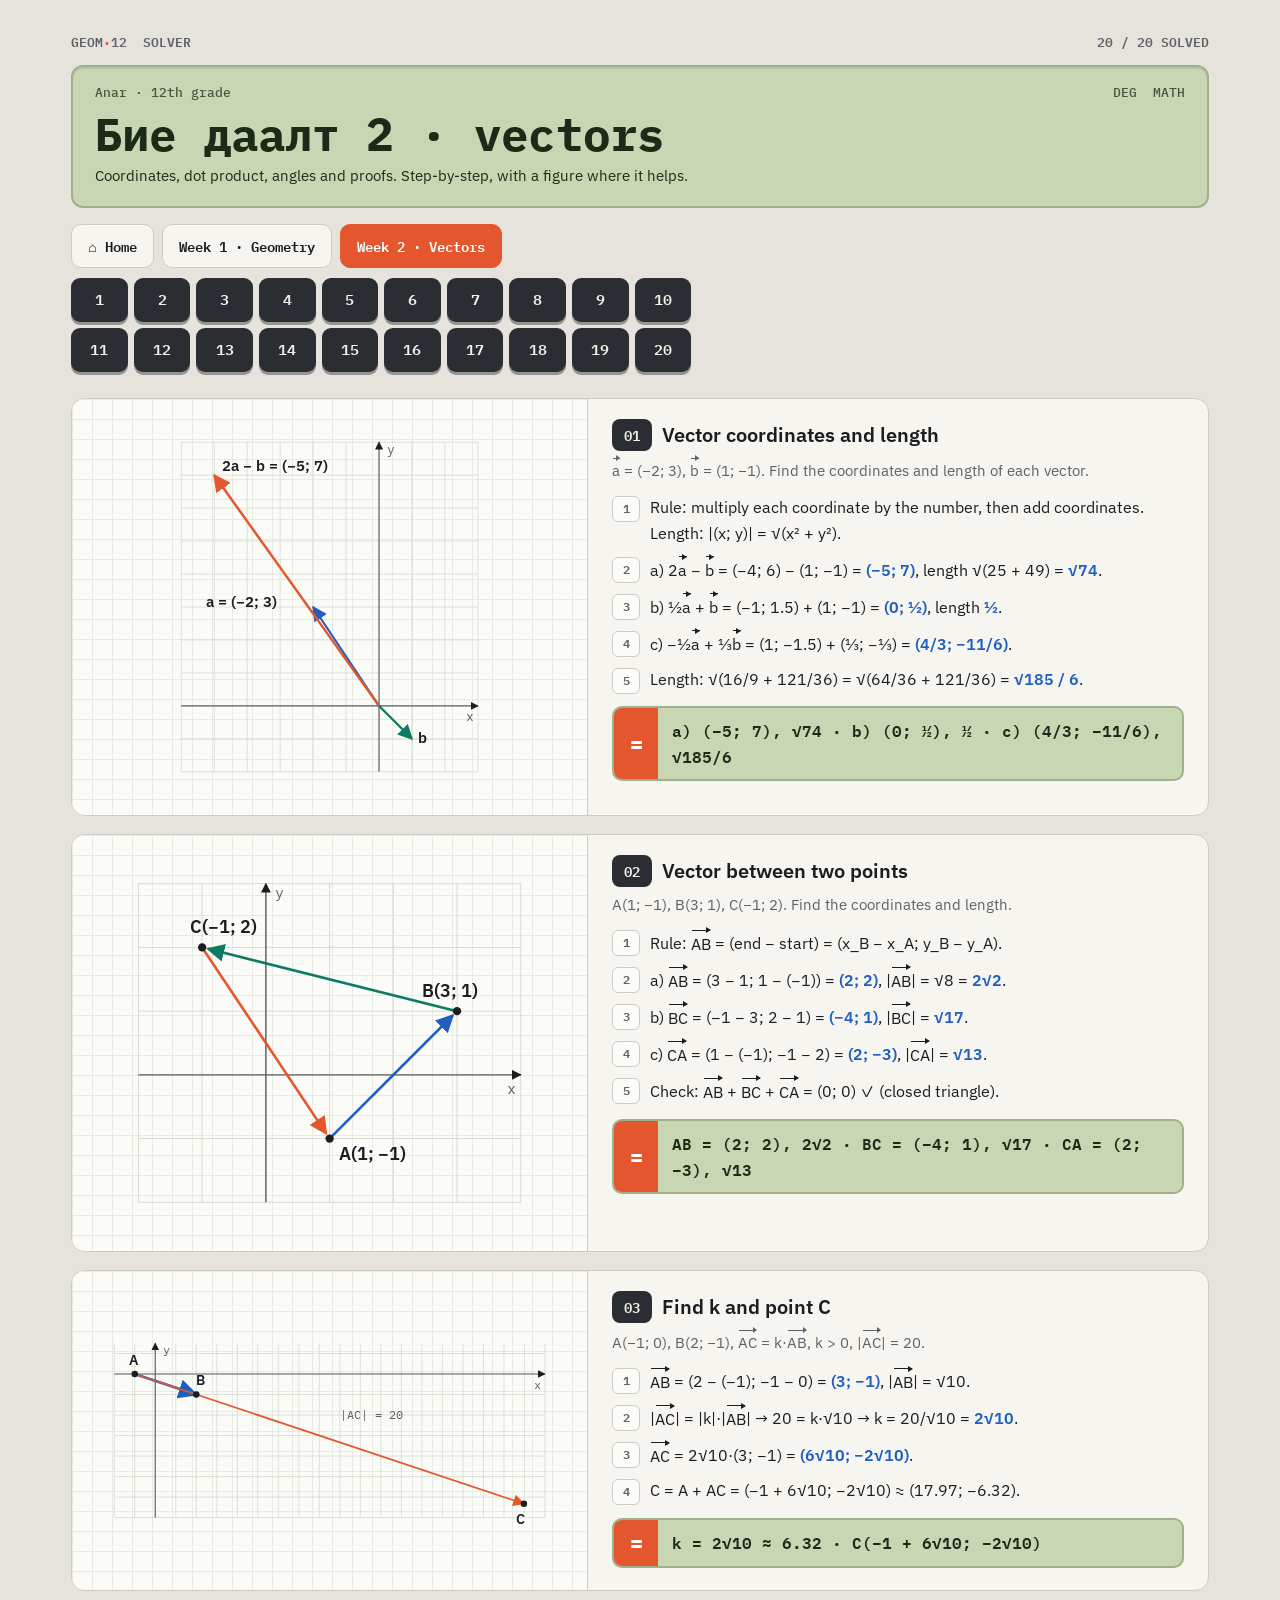
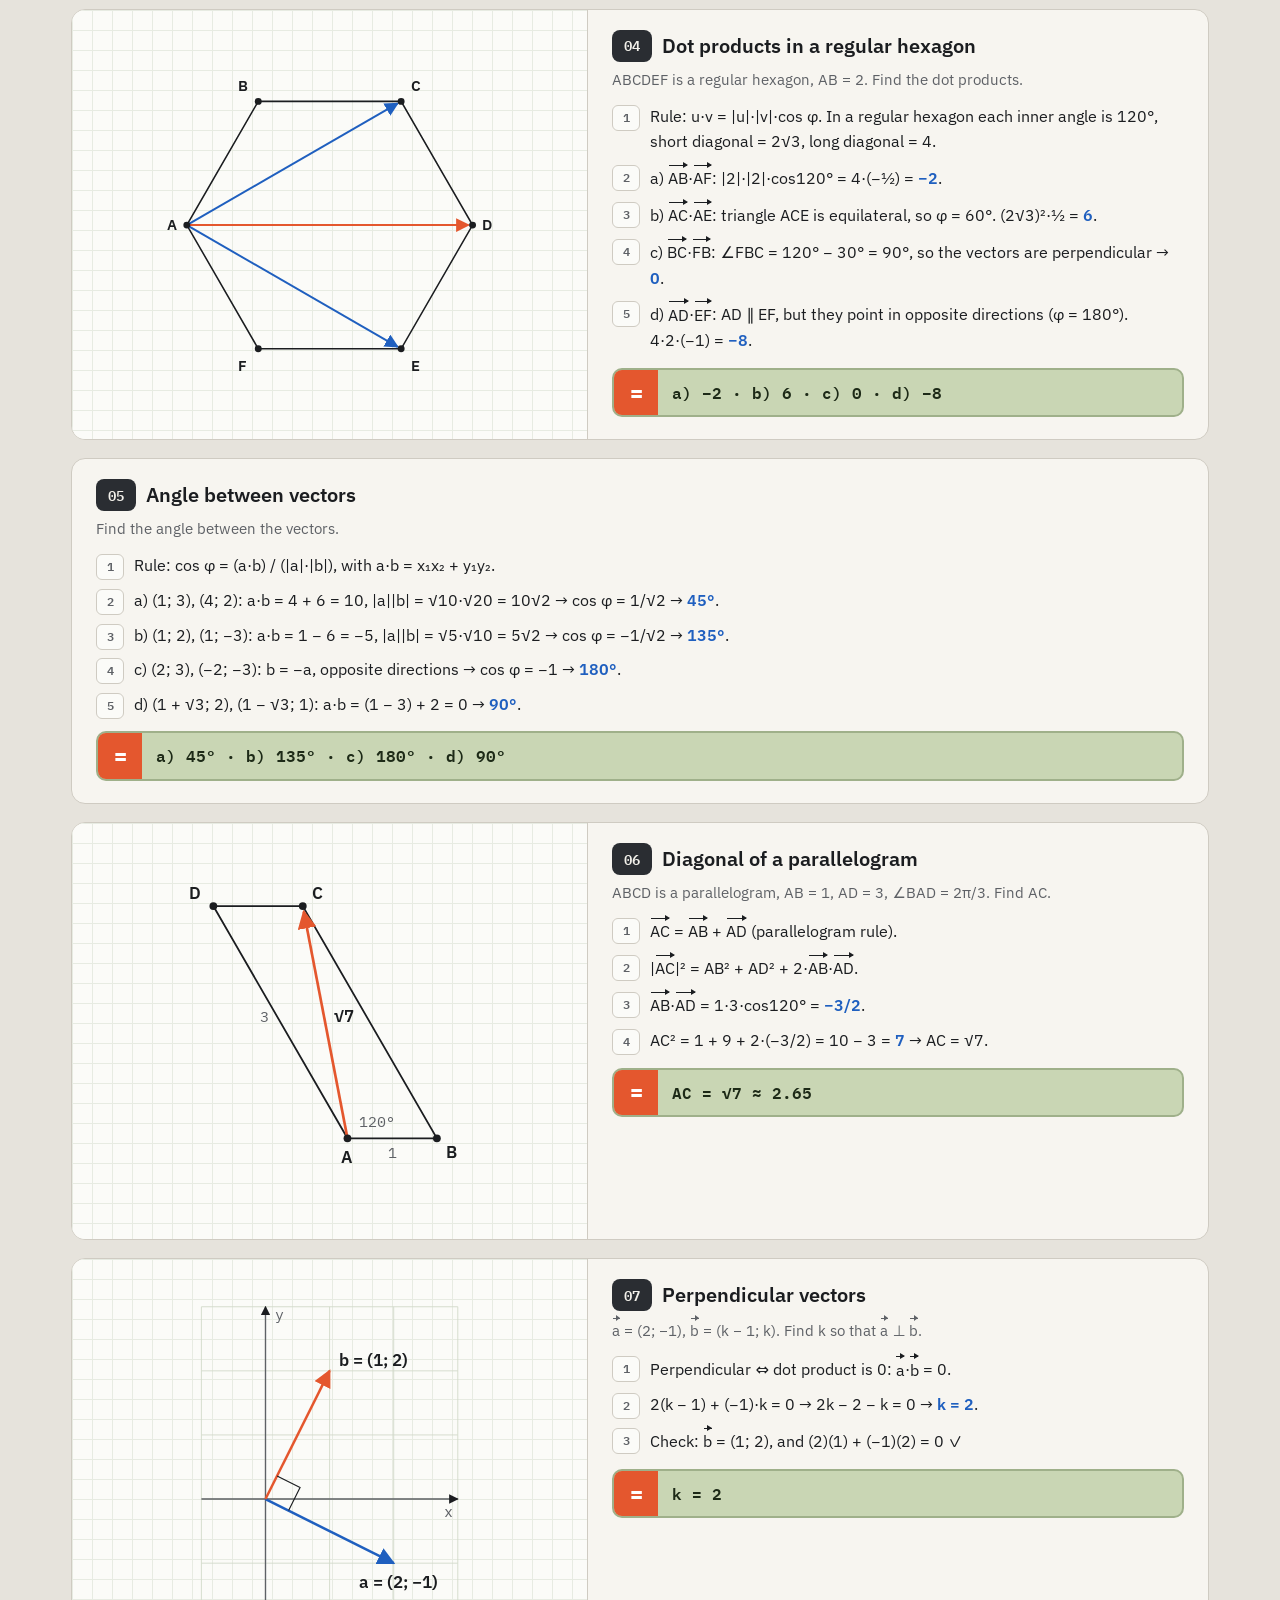
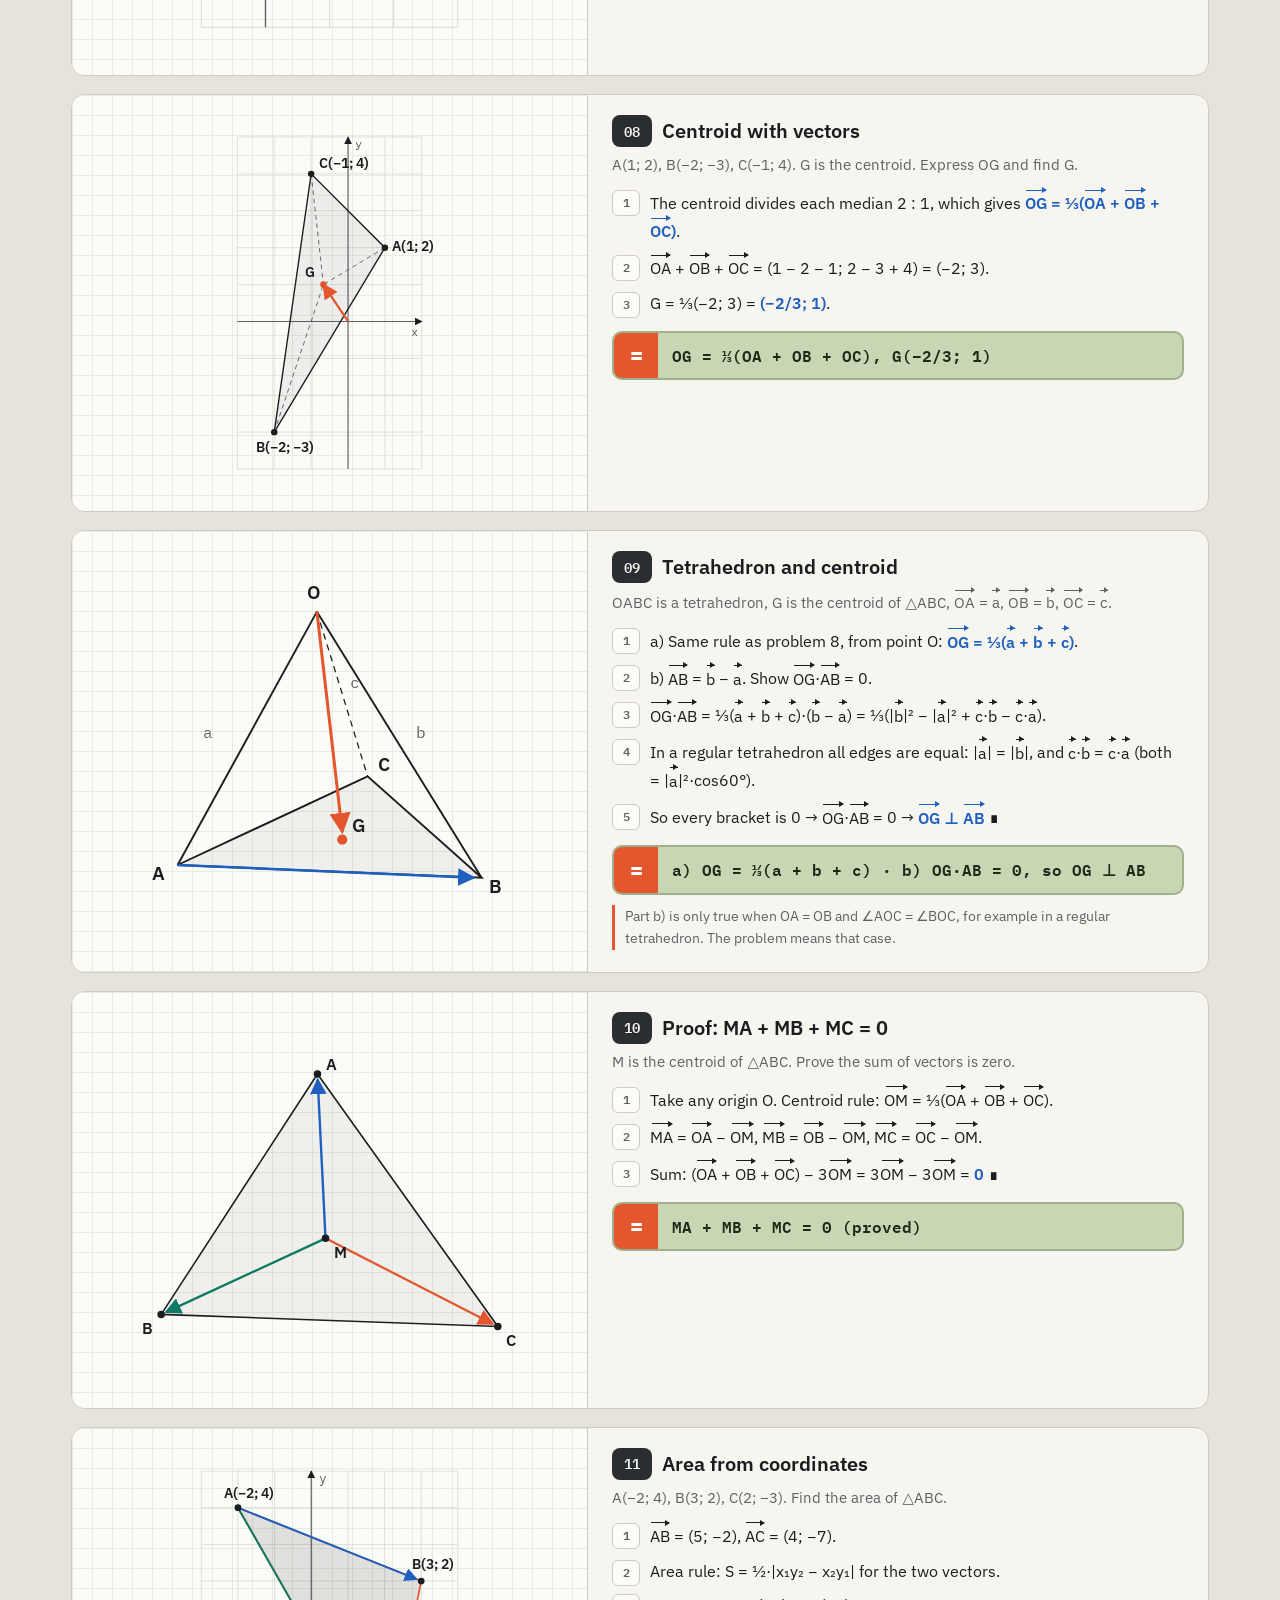
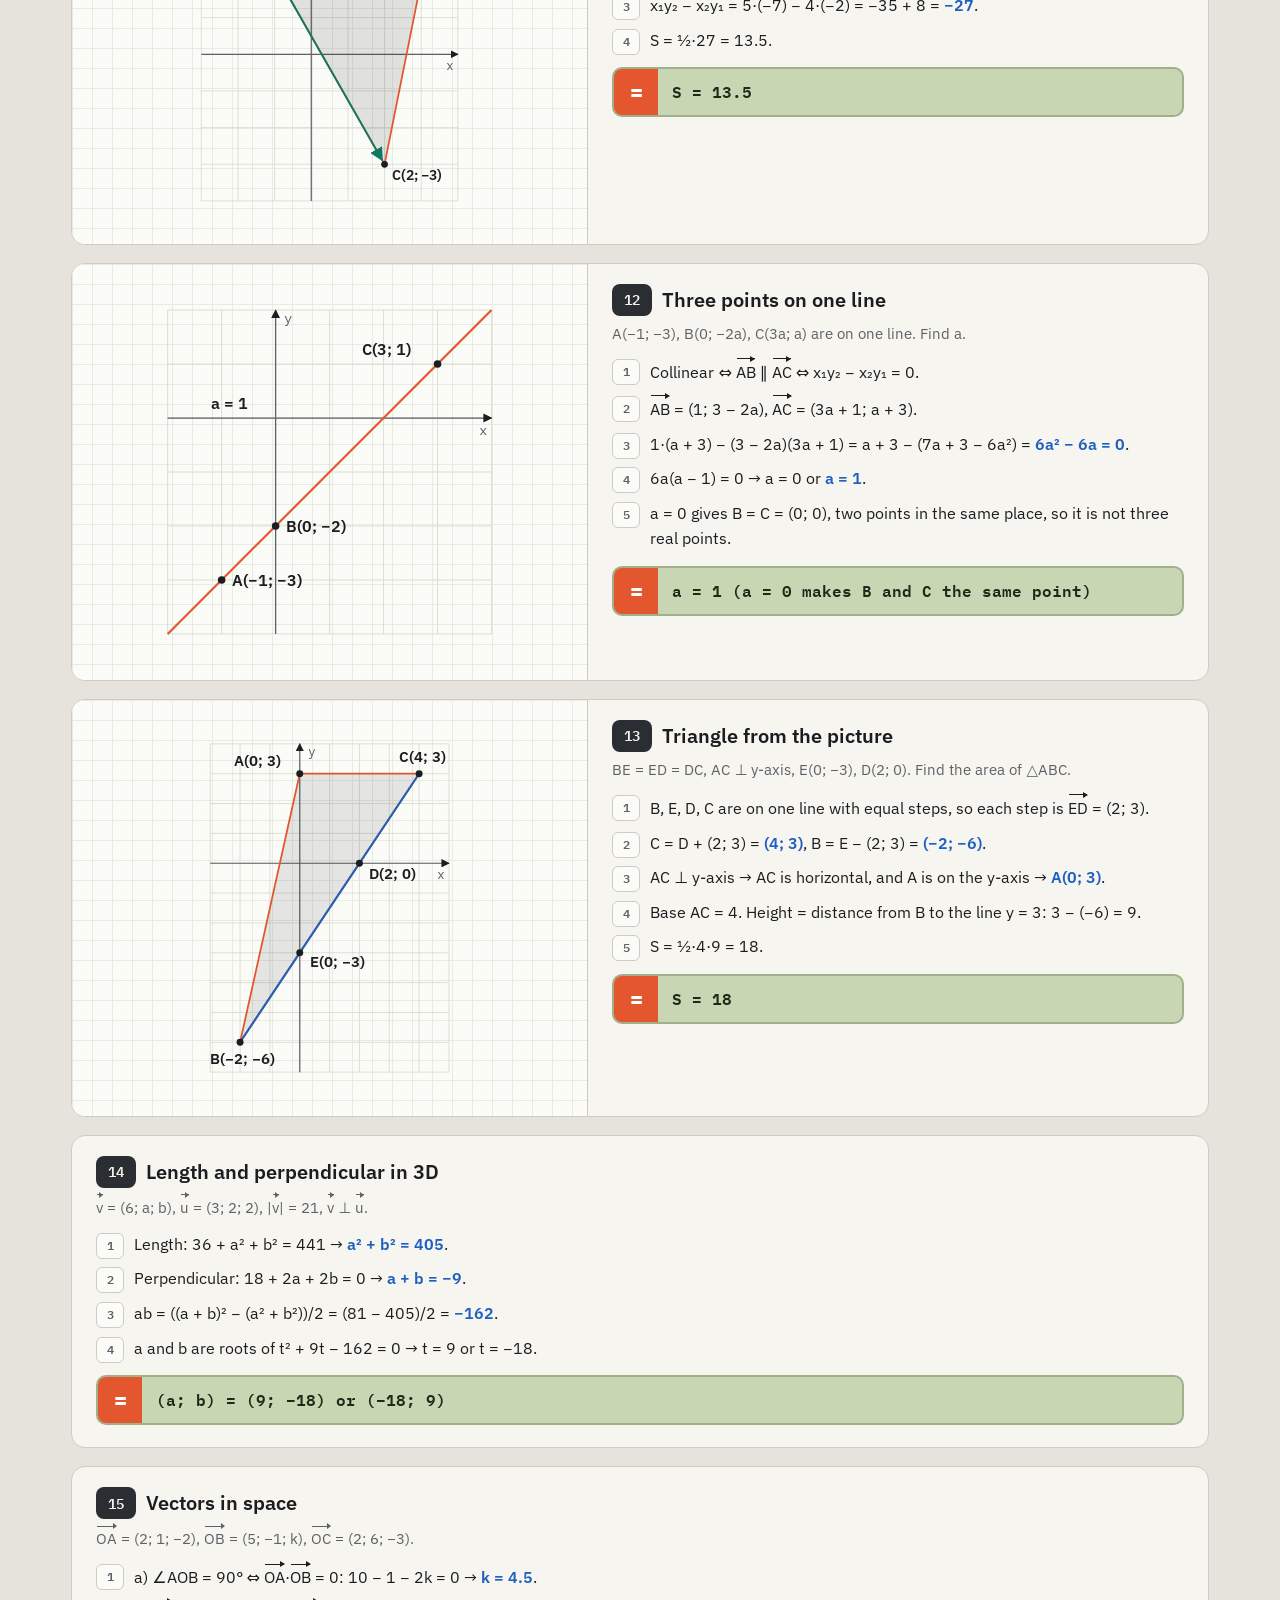
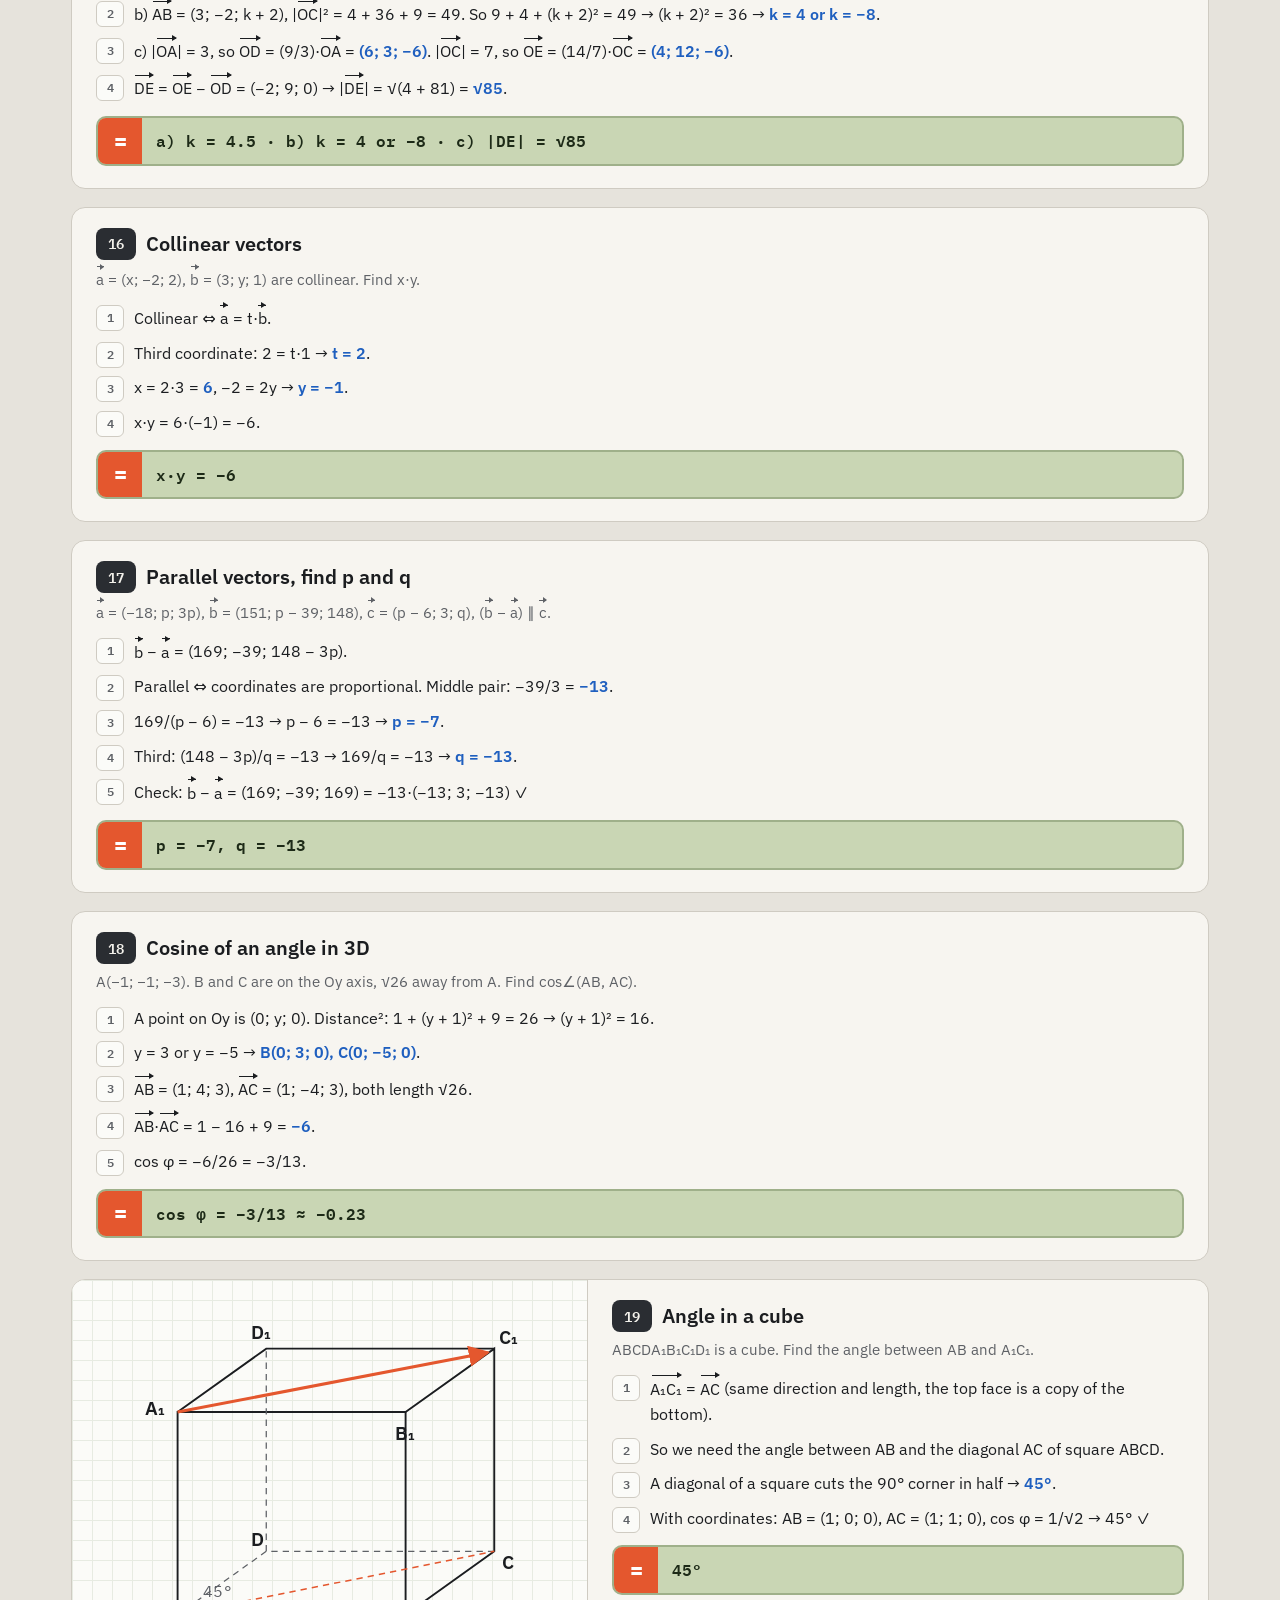
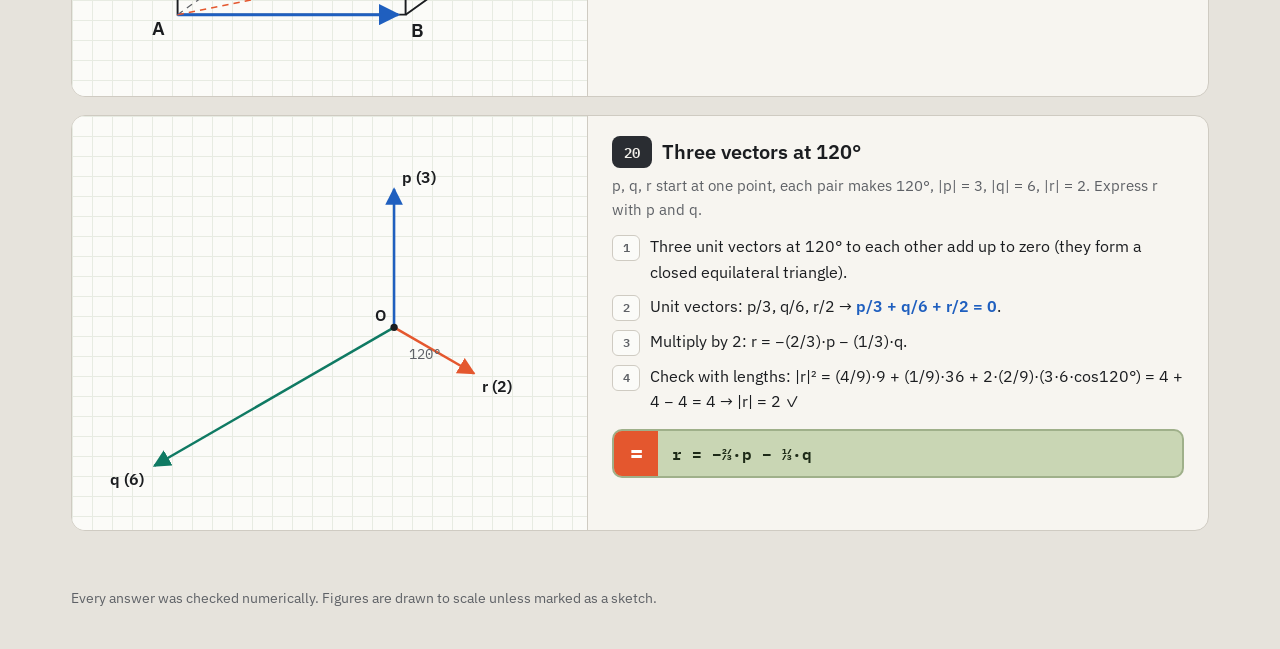
<file: week2.html>
<!DOCTYPE html>
<html lang="en">
<head>
<meta charset="utf-8">
<meta name="viewport" content="width=device-width, initial-scale=1">
<title>Бие даалт 2 · vectors</title>
<link rel="preconnect" href="https://fonts.googleapis.com"><link href="https://fonts.googleapis.com/css2?family=IBM+Plex+Mono:wght@500;600;700&family=IBM+Plex+Sans:wght@400;600&display=swap" rel="stylesheet">
<link rel="stylesheet" href="style.css">
</head>
<body>
<header class="top wrap">
<div class="brand"><span class="model">GEOM<b>·</b>12 &nbsp;SOLVER</span><span class="model">20 / 20 SOLVED</span></div>
<div class="display"><div class="sm"><span>Anar · 12th grade</span><span>DEG &nbsp;MATH</span></div><h1>Бие даалт 2 · vectors</h1><p>Coordinates, dot product, angles and proofs. Step-by-step, with a figure where it helps.</p></div>
<nav class="tabs" aria-label="Weeks"><a href="index.html">⌂ Home</a><a href="week1.html">Week 1 · Geometry</a><a href="week2.html" aria-current=page>Week 2 · Vectors</a></nav>
<nav class="keys" aria-label="Problems"><a href="#p1">1</a><a href="#p2">2</a><a href="#p3">3</a><a href="#p4">4</a><a href="#p5">5</a><a href="#p6">6</a><a href="#p7">7</a><a href="#p8">8</a><a href="#p9">9</a><a href="#p10">10</a><a href="#p11">11</a><a href="#p12">12</a><a href="#p13">13</a><a href="#p14">14</a><a href="#p15">15</a><a href="#p16">16</a><a href="#p17">17</a><a href="#p18">18</a><a href="#p19">19</a><a href="#p20">20</a></nav>
</header>
<main class="wrap"><section id="p1"><div class="fig"><svg viewBox="0 0 358 392" role="img" aria-label="Vectors a, b and 2a minus b on a grid"><defs><marker id="m1bl" viewBox="0 0 10 10" refX="9" refY="5" markerWidth="7" markerHeight="7" orient="auto-start-reverse"><path d="M0 0L10 5L0 10z" class="fbl"/></marker><marker id="m1tl" viewBox="0 0 10 10" refX="9" refY="5" markerWidth="7" markerHeight="7" orient="auto-start-reverse"><path d="M0 0L10 5L0 10z" class="ftl"/></marker><marker id="m1or" viewBox="0 0 10 10" refX="9" refY="5" markerWidth="7" markerHeight="7" orient="auto-start-reverse"><path d="M0 0L10 5L0 10z" class="for"/></marker><marker id="m1ink" viewBox="0 0 10 10" refX="9" refY="5" markerWidth="7" markerHeight="7" orient="auto-start-reverse"><path d="M0 0L10 5L0 10z" class="fink"/></marker></defs><line class="gl" x1="26" y1="366" x2="26" y2="26"/><line class="gl" x1="60" y1="366" x2="60" y2="26"/><line class="gl" x1="94" y1="366" x2="94" y2="26"/><line class="gl" x1="128" y1="366" x2="128" y2="26"/><line class="gl" x1="162" y1="366" x2="162" y2="26"/><line class="gl" x1="196" y1="366" x2="196" y2="26"/><line class="gl" x1="230" y1="366" x2="230" y2="26"/><line class="gl" x1="264" y1="366" x2="264" y2="26"/><line class="gl" x1="298" y1="366" x2="298" y2="26"/><line class="gl" x1="332" y1="366" x2="332" y2="26"/><line class="gl" x1="26" y1="366" x2="332" y2="366"/><line class="gl" x1="26" y1="332" x2="332" y2="332"/><line class="gl" x1="26" y1="298" x2="332" y2="298"/><line class="gl" x1="26" y1="264" x2="332" y2="264"/><line class="gl" x1="26" y1="230" x2="332" y2="230"/><line class="gl" x1="26" y1="196" x2="332" y2="196"/><line class="gl" x1="26" y1="162" x2="332" y2="162"/><line class="gl" x1="26" y1="128" x2="332" y2="128"/><line class="gl" x1="26" y1="94" x2="332" y2="94"/><line class="gl" x1="26" y1="60" x2="332" y2="60"/><line class="gl" x1="26" y1="26" x2="332" y2="26"/><line class="ax" x1="26" y1="298" x2="332" y2="298" marker-end="url(#m1ink)"/><line class="ax" x1="230" y1="366" x2="230" y2="26" marker-end="url(#m1ink)"/><text class="ts" x="320" y="314">x</text><text class="ts" x="238" y="38">y</text><line class="bl" stroke-width="2.2" x1="230" y1="298" x2="162" y2="196" marker-end="url(#m1bl)"/><line class="tl" stroke-width="2.2" x1="230" y1="298" x2="264" y2="332" marker-end="url(#m1tl)"/><line class="or" stroke-width="2.6" x1="230" y1="298" x2="60" y2="60" marker-end="url(#m1or)"/><text class="th" x="52" y="196" text-anchor="start">a = (−2; 3)</text><text class="th" x="270" y="336" text-anchor="start">b</text><text class="th" x="68" y="56" text-anchor="start">2a − b = (−5; 7)</text></svg></div><div class="sol"><div class="head"><span class="chip">01</span><h2>Vector coordinates and length</h2></div><p class="task"><span class="v">a</span> = (−2; 3), <span class="v">b</span> = (1; −1). Find the coordinates and length of each vector.</p><ol><li>Rule: multiply each coordinate by the number, then add coordinates. Length: |(x; y)| = √(x² + y²).</li><li>a) 2<span class="v">a</span> − <span class="v">b</span> = (−4; 6) − (1; −1) = <b>(−5; 7)</b>, length √(25 + 49) = <b>√74</b>.</li><li>b) ½<span class="v">a</span> + <span class="v">b</span> = (−1; 1.5) + (1; −1) = <b>(0; ½)</b>, length <b>½</b>.</li><li>c) −½<span class="v">a</span> + ⅓<span class="v">b</span> = (1; −1.5) + (⅓; −⅓) = <b>(4/3; −11/6)</b>.</li><li>Length: √(16/9 + 121/36) = √(64/36 + 121/36) = <b>√185 / 6</b>.</li></ol><div class="lcd"><span>a) (−5; 7), √74 · b) (0; ½), ½ · c) (4/3; −11/6), √185/6</span></div></div></section>
<section id="p2"><div class="fig"><svg viewBox="0 0 376 322" role="img" aria-label="Triangle ABC with vectors AB, BC, CA"><defs><marker id="m2bl" viewBox="0 0 10 10" refX="9" refY="5" markerWidth="7" markerHeight="7" orient="auto-start-reverse"><path d="M0 0L10 5L0 10z" class="fbl"/></marker><marker id="m2tl" viewBox="0 0 10 10" refX="9" refY="5" markerWidth="7" markerHeight="7" orient="auto-start-reverse"><path d="M0 0L10 5L0 10z" class="ftl"/></marker><marker id="m2or" viewBox="0 0 10 10" refX="9" refY="5" markerWidth="7" markerHeight="7" orient="auto-start-reverse"><path d="M0 0L10 5L0 10z" class="for"/></marker><marker id="m2ink" viewBox="0 0 10 10" refX="9" refY="5" markerWidth="7" markerHeight="7" orient="auto-start-reverse"><path d="M0 0L10 5L0 10z" class="fink"/></marker></defs><line class="gl" x1="26" y1="296" x2="26" y2="26"/><line class="gl" x1="80" y1="296" x2="80" y2="26"/><line class="gl" x1="134" y1="296" x2="134" y2="26"/><line class="gl" x1="188" y1="296" x2="188" y2="26"/><line class="gl" x1="242" y1="296" x2="242" y2="26"/><line class="gl" x1="296" y1="296" x2="296" y2="26"/><line class="gl" x1="350" y1="296" x2="350" y2="26"/><line class="gl" x1="26" y1="296" x2="350" y2="296"/><line class="gl" x1="26" y1="242" x2="350" y2="242"/><line class="gl" x1="26" y1="188" x2="350" y2="188"/><line class="gl" x1="26" y1="134" x2="350" y2="134"/><line class="gl" x1="26" y1="80" x2="350" y2="80"/><line class="gl" x1="26" y1="26" x2="350" y2="26"/><line class="ax" x1="26" y1="188" x2="350" y2="188" marker-end="url(#m2ink)"/><line class="ax" x1="134" y1="296" x2="134" y2="26" marker-end="url(#m2ink)"/><text class="ts" x="338" y="204">x</text><text class="ts" x="142" y="38">y</text><line class="bl" stroke-width="2.2" x1="188" y1="242" x2="292.5" y2="137.5" marker-end="url(#m2bl)"/><line class="tl" stroke-width="2.2" x1="296" y1="134" x2="84.9" y2="81.2" marker-end="url(#m2tl)"/><line class="or" stroke-width="2.2" x1="80" y1="80" x2="185.2" y2="237.8" marker-end="url(#m2or)"/><circle cx="188" cy="242" r="3.5" class="fink"/><text class="th" x="196" y="260">A(1; −1)</text><circle cx="296" cy="134" r="3.5" class="fink"/><text class="th" x="266" y="122">B(3; 1)</text><circle cx="80" cy="80" r="3.5" class="fink"/><text class="th" x="70" y="68">C(−1; 2)</text></svg></div><div class="sol"><div class="head"><span class="chip">02</span><h2>Vector between two points</h2></div><p class="task">A(1; −1), B(3; 1), C(−1; 2). Find the coordinates and length.</p><ol><li>Rule: <span class="v">AB</span> = (end − start) = (x_B − x_A; y_B − y_A).</li><li>a) <span class="v">AB</span> = (3 − 1; 1 − (−1)) = <b>(2; 2)</b>, |<span class="v">AB</span>| = √8 = <b>2√2</b>.</li><li>b) <span class="v">BC</span> = (−1 − 3; 2 − 1) = <b>(−4; 1)</b>, |<span class="v">BC</span>| = <b>√17</b>.</li><li>c) <span class="v">CA</span> = (1 − (−1); −1 − 2) = <b>(2; −3)</b>, |<span class="v">CA</span>| = <b>√13</b>.</li><li>Check: <span class="v">AB</span> + <span class="v">BC</span> + <span class="v">CA</span> = (0; 0) ✓ (closed triangle).</li></ol><div class="lcd"><span>AB = (2; 2), 2√2 · BC = (−4; 1), √17 · CA = (2; −3), √13</span></div></div></section>
<section id="p3"><div class="fig"><svg viewBox="0 0 514 239" role="img" aria-label="Points A, B and C on one ray"><defs><marker id="m3bl" viewBox="0 0 10 10" refX="9" refY="5" markerWidth="7" markerHeight="7" orient="auto-start-reverse"><path d="M0 0L10 5L0 10z" class="fbl"/></marker><marker id="m3tl" viewBox="0 0 10 10" refX="9" refY="5" markerWidth="7" markerHeight="7" orient="auto-start-reverse"><path d="M0 0L10 5L0 10z" class="ftl"/></marker><marker id="m3or" viewBox="0 0 10 10" refX="9" refY="5" markerWidth="7" markerHeight="7" orient="auto-start-reverse"><path d="M0 0L10 5L0 10z" class="for"/></marker><marker id="m3ink" viewBox="0 0 10 10" refX="9" refY="5" markerWidth="7" markerHeight="7" orient="auto-start-reverse"><path d="M0 0L10 5L0 10z" class="fink"/></marker></defs><line class="gl" x1="26" y1="213.0" x2="26" y2="26.0"/><line class="gl" x1="48" y1="213.0" x2="48" y2="26.0"/><line class="gl" x1="70" y1="213.0" x2="70" y2="26.0"/><line class="gl" x1="92" y1="213.0" x2="92" y2="26.0"/><line class="gl" x1="114" y1="213.0" x2="114" y2="26.0"/><line class="gl" x1="136" y1="213.0" x2="136" y2="26.0"/><line class="gl" x1="158" y1="213.0" x2="158" y2="26.0"/><line class="gl" x1="180" y1="213.0" x2="180" y2="26.0"/><line class="gl" x1="202" y1="213.0" x2="202" y2="26.0"/><line class="gl" x1="224" y1="213.0" x2="224" y2="26.0"/><line class="gl" x1="246" y1="213.0" x2="246" y2="26.0"/><line class="gl" x1="268" y1="213.0" x2="268" y2="26.0"/><line class="gl" x1="290" y1="213.0" x2="290" y2="26.0"/><line class="gl" x1="312" y1="213.0" x2="312" y2="26.0"/><line class="gl" x1="334" y1="213.0" x2="334" y2="26.0"/><line class="gl" x1="356" y1="213.0" x2="356" y2="26.0"/><line class="gl" x1="378" y1="213.0" x2="378" y2="26.0"/><line class="gl" x1="400" y1="213.0" x2="400" y2="26.0"/><line class="gl" x1="422" y1="213.0" x2="422" y2="26.0"/><line class="gl" x1="444" y1="213.0" x2="444" y2="26.0"/><line class="gl" x1="466" y1="213.0" x2="466" y2="26.0"/><line class="gl" x1="488" y1="213.0" x2="488" y2="26.0"/><line class="gl" x1="26" y1="213.0" x2="488" y2="213.0"/><line class="gl" x1="26" y1="191.0" x2="488" y2="191.0"/><line class="gl" x1="26" y1="169.0" x2="488" y2="169.0"/><line class="gl" x1="26" y1="147.0" x2="488" y2="147.0"/><line class="gl" x1="26" y1="125.0" x2="488" y2="125.0"/><line class="gl" x1="26" y1="103.0" x2="488" y2="103.0"/><line class="gl" x1="26" y1="81.0" x2="488" y2="81.0"/><line class="gl" x1="26" y1="59.0" x2="488" y2="59.0"/><line class="gl" x1="26" y1="37.0" x2="488" y2="37.0"/><line class="ax" x1="26" y1="59.0" x2="488" y2="59.0" marker-end="url(#m3ink)"/><line class="ax" x1="70" y1="213.0" x2="70" y2="26.0" marker-end="url(#m3ink)"/><text class="ts" x="476" y="75.0">x</text><text class="ts" x="78" y="38.0">y</text><line class="bl" stroke-width="3" x1="48" y1="59.0" x2="114" y2="81.0" marker-end="url(#m3bl)"/><line class="or" stroke-width="1.8" x1="48" y1="59.0" x2="465.4" y2="198.1" marker-end="url(#m3or)"/><circle cx="48" cy="59.0" r="3.5" class="fink"/><text class="th" x="42" y="49.0">A</text><circle cx="114" cy="81.0" r="3.5" class="fink"/><text class="th" x="114" y="71.0">B</text><circle cx="465.4" cy="198.1" r="3.5" class="fink"/><text class="th" x="457.4" y="220.1">C</text><text class="ts" x="268" y="107.4" text-anchor="start">|AC| = 20</text></svg></div><div class="sol"><div class="head"><span class="chip">03</span><h2>Find k and point C</h2></div><p class="task">A(−1; 0), B(2; −1), <span class="v">AC</span> = k·<span class="v">AB</span>, k &gt; 0, |<span class="v">AC</span>| = 20.</p><ol><li><span class="v">AB</span> = (2 − (−1); −1 − 0) = <b>(3; −1)</b>, |<span class="v">AB</span>| = √10.</li><li>|<span class="v">AC</span>| = |k|·|<span class="v">AB</span>| → 20 = k·√10 → k = 20/√10 = <b>2√10</b>.</li><li><span class="v">AC</span> = 2√10·(3; −1) = <b>(6√10; −2√10)</b>.</li><li>C = A + AC = (−1 + 6√10; −2√10) ≈ (17.97; −6.32).</li></ol><div class="lcd"><span>k = 2√10 ≈ 6.32 · C(−1 + 6√10; −2√10)</span></div></div></section>
<section id="p4"><div class="fig"><svg viewBox="0 0 455 383" role="img" aria-label="Regular hexagon ABCDEF with diagonals AC, AE, AD"><defs><marker id="m4bl" viewBox="0 0 10 10" refX="9" refY="5" markerWidth="7" markerHeight="7" orient="auto-start-reverse"><path d="M0 0L10 5L0 10z" class="fbl"/></marker><marker id="m4tl" viewBox="0 0 10 10" refX="9" refY="5" markerWidth="7" markerHeight="7" orient="auto-start-reverse"><path d="M0 0L10 5L0 10z" class="ftl"/></marker><marker id="m4or" viewBox="0 0 10 10" refX="9" refY="5" markerWidth="7" markerHeight="7" orient="auto-start-reverse"><path d="M0 0L10 5L0 10z" class="for"/></marker><marker id="m4ink" viewBox="0 0 10 10" refX="9" refY="5" markerWidth="7" markerHeight="7" orient="auto-start-reverse"><path d="M0 0L10 5L0 10z" class="fink"/></marker></defs><polygon points="83.6,191.6 155.6,66.9 299.6,66.9 371.6,191.6 299.6,316.3 155.6,316.3" class="ink" fill="none" fill-opacity="0" stroke-width="1.6"/><line class="bl" stroke-width="2" x1="83.6" y1="191.6" x2="296.1" y2="68.9" marker-end="url(#m4bl)"/><line class="bl" stroke-width="2" x1="83.6" y1="191.6" x2="296.1" y2="314.3" marker-end="url(#m4bl)"/><line class="or" stroke-width="2" x1="83.6" y1="191.6" x2="367.6" y2="191.6" marker-end="url(#m4or)"/><circle cx="83.6" cy="191.6" r="3.5" class="fink"/><text class="th" x="63.599999999999994" y="196.6">A</text><circle cx="155.6" cy="66.9" r="3.5" class="fink"/><text class="th" x="135.6" y="56.900000000000006">B</text><circle cx="299.6" cy="66.9" r="3.5" class="fink"/><text class="th" x="309.6" y="56.900000000000006">C</text><circle cx="371.6" cy="191.6" r="3.5" class="fink"/><text class="th" x="381.6" y="196.6">D</text><circle cx="299.6" cy="316.3" r="3.5" class="fink"/><text class="th" x="309.6" y="338.3">E</text><circle cx="155.6" cy="316.3" r="3.5" class="fink"/><text class="th" x="135.6" y="338.3">F</text></svg></div><div class="sol"><div class="head"><span class="chip">04</span><h2>Dot products in a regular hexagon</h2></div><p class="task">ABCDEF is a regular hexagon, AB = 2. Find the dot products.</p><ol><li>Rule: u·v = |u|·|v|·cos φ. In a regular hexagon each inner angle is 120°, short diagonal = 2√3, long diagonal = 4.</li><li>a) <span class="v">AB</span>·<span class="v">AF</span>: |2|·|2|·cos120° = 4·(−½) = <b>−2</b>.</li><li>b) <span class="v">AC</span>·<span class="v">AE</span>: triangle ACE is equilateral, so φ = 60°. (2√3)²·½ = <b>6</b>.</li><li>c) <span class="v">BC</span>·<span class="v">FB</span>: ∠FBC = 120° − 30° = 90°, so the vectors are perpendicular → <b>0</b>.</li><li>d) <span class="v">AD</span>·<span class="v">EF</span>: AD ∥ EF, but they point in opposite directions (φ = 180°). 4·2·(−1) = <b>−8</b>.</li></ol><div class="lcd"><span>a) −2 · b) 6 · c) 0 · d) −8</span></div></div></section>
<section id="p5" class="nofig"><div class="sol"><div class="head"><span class="chip">05</span><h2>Angle between vectors</h2></div><p class="task">Find the angle between the vectors.</p><ol><li>Rule: cos φ = (a·b) / (|a|·|b|), with a·b = x₁x₂ + y₁y₂.</li><li>a) (1; 3), (4; 2): a·b = 4 + 6 = 10, |a||b| = √10·√20 = 10√2 → cos φ = 1/√2 → <b>45°</b>.</li><li>b) (1; 2), (1; −3): a·b = 1 − 6 = −5, |a||b| = √5·√10 = 5√2 → cos φ = −1/√2 → <b>135°</b>.</li><li>c) (2; 3), (−2; −3): b = −a, opposite directions → cos φ = −1 → <b>180°</b>.</li><li>d) (1 + √3; 2), (1 − √3; 1): a·b = (1 − 3) + 2 = 0 → <b>90°</b>.</li></ol><div class="lcd"><span>a) 45° · b) 135° · c) 180° · d) 90°</span></div></div></section>
<section id="p6"><div class="fig"><svg viewBox="0 0 340 340" role="img" aria-label="Parallelogram ABCD with diagonal AC"><defs><marker id="m6bl" viewBox="0 0 10 10" refX="9" refY="5" markerWidth="7" markerHeight="7" orient="auto-start-reverse"><path d="M0 0L10 5L0 10z" class="fbl"/></marker><marker id="m6tl" viewBox="0 0 10 10" refX="9" refY="5" markerWidth="7" markerHeight="7" orient="auto-start-reverse"><path d="M0 0L10 5L0 10z" class="ftl"/></marker><marker id="m6or" viewBox="0 0 10 10" refX="9" refY="5" markerWidth="7" markerHeight="7" orient="auto-start-reverse"><path d="M0 0L10 5L0 10z" class="for"/></marker><marker id="m6ink" viewBox="0 0 10 10" refX="9" refY="5" markerWidth="7" markerHeight="7" orient="auto-start-reverse"><path d="M0 0L10 5L0 10z" class="fink"/></marker></defs><polygon points="186,266 266,266 146.0,58.2 66.0,58.2" class="ink" fill="none" fill-opacity="0" stroke-width="1.6"/><line class="or" stroke-width="2.4" x1="186" y1="266" x2="146.9" y2="63.1" marker-end="url(#m6or)"/><circle cx="186" cy="266" r="3.5" class="fink"/><text class="th" x="180" y="288">A</text><circle cx="266" cy="266" r="3.5" class="fink"/><text class="th" x="274" y="284">B</text><circle cx="146.0" cy="58.2" r="3.5" class="fink"/><text class="th" x="154.0" y="52.2">C</text><circle cx="66.0" cy="58.2" r="3.5" class="fink"/><text class="th" x="44.0" y="52.2">D</text><text class="ts" x="222.0" y="284" text-anchor="start">1</text><text class="ts" x="108.0" y="162.1" text-anchor="start">3</text><text class="ts" x="196" y="256" text-anchor="start">120°</text><text class="th" x="174.0" y="162.1" text-anchor="start">√7</text></svg></div><div class="sol"><div class="head"><span class="chip">06</span><h2>Diagonal of a parallelogram</h2></div><p class="task">ABCD is a parallelogram, AB = 1, AD = 3, ∠BAD = 2π/3. Find AC.</p><ol><li><span class="v">AC</span> = <span class="v">AB</span> + <span class="v">AD</span> (parallelogram rule).</li><li>|<span class="v">AC</span>|² = AB² + AD² + 2·<span class="v">AB</span>·<span class="v">AD</span>.</li><li><span class="v">AB</span>·<span class="v">AD</span> = 1·3·cos120° = <b>−3/2</b>.</li><li>AC² = 1 + 9 + 2·(−3/2) = 10 − 3 = <b>7</b> → AC = √7.</li></ol><div class="lcd"><span>AC = √7 ≈ 2.65</span></div></div></section>
<section id="p7"><div class="fig"><svg viewBox="0 0 276 332" role="img" aria-label="Perpendicular vectors a and b when k = 2"><defs><marker id="m7bl" viewBox="0 0 10 10" refX="9" refY="5" markerWidth="7" markerHeight="7" orient="auto-start-reverse"><path d="M0 0L10 5L0 10z" class="fbl"/></marker><marker id="m7tl" viewBox="0 0 10 10" refX="9" refY="5" markerWidth="7" markerHeight="7" orient="auto-start-reverse"><path d="M0 0L10 5L0 10z" class="ftl"/></marker><marker id="m7or" viewBox="0 0 10 10" refX="9" refY="5" markerWidth="7" markerHeight="7" orient="auto-start-reverse"><path d="M0 0L10 5L0 10z" class="for"/></marker><marker id="m7ink" viewBox="0 0 10 10" refX="9" refY="5" markerWidth="7" markerHeight="7" orient="auto-start-reverse"><path d="M0 0L10 5L0 10z" class="fink"/></marker></defs><line class="gl" x1="26" y1="306" x2="26" y2="26"/><line class="gl" x1="82" y1="306" x2="82" y2="26"/><line class="gl" x1="138" y1="306" x2="138" y2="26"/><line class="gl" x1="194" y1="306" x2="194" y2="26"/><line class="gl" x1="250" y1="306" x2="250" y2="26"/><line class="gl" x1="26" y1="306" x2="250" y2="306"/><line class="gl" x1="26" y1="250" x2="250" y2="250"/><line class="gl" x1="26" y1="194" x2="250" y2="194"/><line class="gl" x1="26" y1="138" x2="250" y2="138"/><line class="gl" x1="26" y1="82" x2="250" y2="82"/><line class="gl" x1="26" y1="26" x2="250" y2="26"/><line class="ax" x1="26" y1="194" x2="250" y2="194" marker-end="url(#m7ink)"/><line class="ax" x1="82" y1="306" x2="82" y2="26" marker-end="url(#m7ink)"/><text class="ts" x="238" y="210">x</text><text class="ts" x="90" y="38">y</text><line class="bl" stroke-width="2.2" x1="82" y1="194" x2="194" y2="250" marker-end="url(#m7bl)"/><line class="or" stroke-width="2.2" x1="82" y1="194" x2="138" y2="82" marker-end="url(#m7or)"/><text class="th" x="164" y="272" text-anchor="start">a = (2; −1)</text><text class="th" x="146" y="78" text-anchor="start">b = (1; 2)</text><path d="M92.1 173.8 L112.2 183.9 L102.2 204.1" fill="none" class="ink" stroke-width="1"/></svg></div><div class="sol"><div class="head"><span class="chip">07</span><h2>Perpendicular vectors</h2></div><p class="task"><span class="v">a</span> = (2; −1), <span class="v">b</span> = (k − 1; k). Find k so that <span class="v">a</span> ⊥ <span class="v">b</span>.</p><ol><li>Perpendicular ⇔ dot product is 0: <span class="v">a</span>·<span class="v">b</span> = 0.</li><li>2(k − 1) + (−1)·k = 0 → 2k − 2 − k = 0 → <b>k = 2</b>.</li><li>Check: <span class="v">b</span> = (1; 2), and (2)(1) + (−1)(2) = 0 ✓</li></ol><div class="lcd"><span>k = 2</span></div></div></section>
<section id="p8"><div class="fig"><svg viewBox="0 0 252 412" role="img" aria-label="Triangle ABC with centroid G"><defs><marker id="m8bl" viewBox="0 0 10 10" refX="9" refY="5" markerWidth="7" markerHeight="7" orient="auto-start-reverse"><path d="M0 0L10 5L0 10z" class="fbl"/></marker><marker id="m8tl" viewBox="0 0 10 10" refX="9" refY="5" markerWidth="7" markerHeight="7" orient="auto-start-reverse"><path d="M0 0L10 5L0 10z" class="ftl"/></marker><marker id="m8or" viewBox="0 0 10 10" refX="9" refY="5" markerWidth="7" markerHeight="7" orient="auto-start-reverse"><path d="M0 0L10 5L0 10z" class="for"/></marker><marker id="m8ink" viewBox="0 0 10 10" refX="9" refY="5" markerWidth="7" markerHeight="7" orient="auto-start-reverse"><path d="M0 0L10 5L0 10z" class="fink"/></marker></defs><line class="gl" x1="26" y1="386" x2="26" y2="26"/><line class="gl" x1="66" y1="386" x2="66" y2="26"/><line class="gl" x1="106" y1="386" x2="106" y2="26"/><line class="gl" x1="146" y1="386" x2="146" y2="26"/><line class="gl" x1="186" y1="386" x2="186" y2="26"/><line class="gl" x1="226" y1="386" x2="226" y2="26"/><line class="gl" x1="26" y1="386" x2="226" y2="386"/><line class="gl" x1="26" y1="346" x2="226" y2="346"/><line class="gl" x1="26" y1="306" x2="226" y2="306"/><line class="gl" x1="26" y1="266" x2="226" y2="266"/><line class="gl" x1="26" y1="226" x2="226" y2="226"/><line class="gl" x1="26" y1="186" x2="226" y2="186"/><line class="gl" x1="26" y1="146" x2="226" y2="146"/><line class="gl" x1="26" y1="106" x2="226" y2="106"/><line class="gl" x1="26" y1="66" x2="226" y2="66"/><line class="gl" x1="26" y1="26" x2="226" y2="26"/><line class="ax" x1="26" y1="226" x2="226" y2="226" marker-end="url(#m8ink)"/><line class="ax" x1="146" y1="386" x2="146" y2="26" marker-end="url(#m8ink)"/><text class="ts" x="214" y="242">x</text><text class="ts" x="154" y="38">y</text><polygon points="186,146 66,346 106,66" class="ink" fill="currentColor" fill-opacity="0.06" stroke-width="1.5"/><line class="thin" stroke-width="1" stroke-dasharray="5 4" x1="186" y1="146" x2="119.3" y2="186"/><line class="thin" stroke-width="1" stroke-dasharray="5 4" x1="66" y1="346" x2="119.3" y2="186"/><line class="thin" stroke-width="1" stroke-dasharray="5 4" x1="106" y1="66" x2="119.3" y2="186"/><line class="or" stroke-width="2.4" x1="146" y1="226" x2="119.3" y2="186" marker-end="url(#m8or)"/><circle cx="186" cy="146" r="3.5" class="fink"/><text class="th" x="194" y="150">A(1; 2)</text><circle cx="66" cy="346" r="3.5" class="fink"/><text class="th" x="46" y="368">B(−2; −3)</text><circle cx="106" cy="66" r="3.5" class="fink"/><text class="th" x="114" y="60">C(−1; 4)</text><circle cx="119.3" cy="186" r="3.5" class="for"/><text class="th" x="99.3" y="178">G</text></svg></div><div class="sol"><div class="head"><span class="chip">08</span><h2>Centroid with vectors</h2></div><p class="task">A(1; 2), B(−2; −3), C(−1; 4). G is the centroid. Express OG and find G.</p><ol><li>The centroid divides each median 2 : 1, which gives <b><span class="v">OG</span> = ⅓(<span class="v">OA</span> + <span class="v">OB</span> + <span class="v">OC</span>)</b>.</li><li><span class="v">OA</span> + <span class="v">OB</span> + <span class="v">OC</span> = (1 − 2 − 1; 2 − 3 + 4) = (−2; 3).</li><li>G = ⅓(−2; 3) = <b>(−2/3; 1)</b>.</li></ol><div class="lcd"><span>OG = ⅓(OA + OB + OC), G(−2/3; 1)</span></div></div></section>
<section id="p9"><div class="fig"><svg viewBox="0 0 360 300" role="img" aria-label="Tetrahedron OABC with centroid G of face ABC"><defs><marker id="m9bl" viewBox="0 0 10 10" refX="9" refY="5" markerWidth="7" markerHeight="7" orient="auto-start-reverse"><path d="M0 0L10 5L0 10z" class="fbl"/></marker><marker id="m9tl" viewBox="0 0 10 10" refX="9" refY="5" markerWidth="7" markerHeight="7" orient="auto-start-reverse"><path d="M0 0L10 5L0 10z" class="ftl"/></marker><marker id="m9or" viewBox="0 0 10 10" refX="9" refY="5" markerWidth="7" markerHeight="7" orient="auto-start-reverse"><path d="M0 0L10 5L0 10z" class="for"/></marker><marker id="m9ink" viewBox="0 0 10 10" refX="9" refY="5" markerWidth="7" markerHeight="7" orient="auto-start-reverse"><path d="M0 0L10 5L0 10z" class="fink"/></marker></defs><polygon points="60,240 300,250 210,170" class="ink" fill="currentColor" fill-opacity="0.05" stroke-width="1.5"/><line class="ink" stroke-width="1.5" x1="170" y1="40" x2="60" y2="240"/><line class="ink" stroke-width="1.5" x1="170" y1="40" x2="300" y2="250"/><line class="ink" stroke-width="1" stroke-dasharray="5 4" x1="170" y1="40" x2="210" y2="170"/><line class="or" stroke-width="2.4" x1="170" y1="40" x2="190" y2="214" marker-end="url(#m9or)"/><line class="bl" stroke-width="2" x1="60" y1="240" x2="294" y2="250" marker-end="url(#m9bl)"/><circle cx="190" cy="220" r="4" class="for"/><text class="th" x="162" y="30">O</text><text class="th" x="40" y="252">A</text><text class="th" x="306" y="262">B</text><text class="th" x="218" y="166">C</text><text class="th" x="198" y="214">G</text><text class="ts" x="80" y="140">a</text><text class="ts" x="248" y="140">b</text><text class="ts" x="196" y="100">c</text></svg></div><div class="sol"><div class="head"><span class="chip">09</span><h2>Tetrahedron and centroid</h2></div><p class="task">OABC is a tetrahedron, G is the centroid of △ABC, <span class="v">OA</span> = <span class="v">a</span>, <span class="v">OB</span> = <span class="v">b</span>, <span class="v">OC</span> = <span class="v">c</span>.</p><ol><li>a) Same rule as problem 8, from point O: <b><span class="v">OG</span> = ⅓(<span class="v">a</span> + <span class="v">b</span> + <span class="v">c</span>)</b>.</li><li>b) <span class="v">AB</span> = <span class="v">b</span> − <span class="v">a</span>. Show <span class="v">OG</span>·<span class="v">AB</span> = 0.</li><li><span class="v">OG</span>·<span class="v">AB</span> = ⅓(<span class="v">a</span> + <span class="v">b</span> + <span class="v">c</span>)·(<span class="v">b</span> − <span class="v">a</span>) = ⅓(|<span class="v">b</span>|² − |<span class="v">a</span>|² + <span class="v">c</span>·<span class="v">b</span> − <span class="v">c</span>·<span class="v">a</span>).</li><li>In a regular tetrahedron all edges are equal: |<span class="v">a</span>| = |<span class="v">b</span>|, and <span class="v">c</span>·<span class="v">b</span> = <span class="v">c</span>·<span class="v">a</span> (both = |<span class="v">a</span>|²·cos60°).</li><li>So every bracket is 0 → <span class="v">OG</span>·<span class="v">AB</span> = 0 → <b><span class="v">OG</span> ⊥ <span class="v">AB</span></b> ∎</li></ol><div class="lcd"><span>a) OG = ⅓(a + b + c) · b) OG·AB = 0, so OG ⊥ AB</span></div><p class="note">Part b) is only true when OA = OB and ∠AOC = ∠BOC, for example in a regular tetrahedron. The problem means that case.</p></div></section>
<section id="p10"><div class="fig"><svg viewBox="0 0 433 354" role="img" aria-label="Triangle with centroid M and vectors MA, MB, MC"><defs><marker id="m10bl" viewBox="0 0 10 10" refX="9" refY="5" markerWidth="7" markerHeight="7" orient="auto-start-reverse"><path d="M0 0L10 5L0 10z" class="fbl"/></marker><marker id="m10tl" viewBox="0 0 10 10" refX="9" refY="5" markerWidth="7" markerHeight="7" orient="auto-start-reverse"><path d="M0 0L10 5L0 10z" class="ftl"/></marker><marker id="m10or" viewBox="0 0 10 10" refX="9" refY="5" markerWidth="7" markerHeight="7" orient="auto-start-reverse"><path d="M0 0L10 5L0 10z" class="for"/></marker><marker id="m10ink" viewBox="0 0 10 10" refX="9" refY="5" markerWidth="7" markerHeight="7" orient="auto-start-reverse"><path d="M0 0L10 5L0 10z" class="fink"/></marker></defs><polygon points="205.2,59.6 59.6,283.6 373.2,294.8" class="ink" fill="currentColor" fill-opacity="0.05" stroke-width="1.5"/><line class="bl" stroke-width="2.2" x1="212.7" y1="212.7" x2="205.4" y2="64.6" marker-end="url(#m10bl)"/><line class="tl" stroke-width="2.2" x1="212.7" y1="212.7" x2="64.1" y2="281.5" marker-end="url(#m10tl)"/><line class="or" stroke-width="2.2" x1="212.7" y1="212.7" x2="368.7" y2="292.5" marker-end="url(#m10or)"/><circle cx="205.2" cy="59.6" r="3.5" class="fink"/><text class="th" x="213.2" y="55.6">A</text><circle cx="59.6" cy="283.6" r="3.5" class="fink"/><text class="th" x="41.6" y="301.6">B</text><circle cx="373.2" cy="294.8" r="3.5" class="fink"/><text class="th" x="381.2" y="312.8">C</text><circle cx="212.7" cy="212.7" r="3.5" class="fink"/><text class="th" x="220.7" y="230.7">M</text></svg></div><div class="sol"><div class="head"><span class="chip">10</span><h2>Proof: MA + MB + MC = 0</h2></div><p class="task">M is the centroid of △ABC. Prove the sum of vectors is zero.</p><ol><li>Take any origin O. Centroid rule: <span class="v">OM</span> = ⅓(<span class="v">OA</span> + <span class="v">OB</span> + <span class="v">OC</span>).</li><li><span class="v">MA</span> = <span class="v">OA</span> − <span class="v">OM</span>, <span class="v">MB</span> = <span class="v">OB</span> − <span class="v">OM</span>, <span class="v">MC</span> = <span class="v">OC</span> − <span class="v">OM</span>.</li><li>Sum: (<span class="v">OA</span> + <span class="v">OB</span> + <span class="v">OC</span>) − 3<span class="v">OM</span> = 3<span class="v">OM</span> − 3<span class="v">OM</span> = <b>0</b> ∎</li></ol><div class="lcd"><span>MA + MB + MC = 0 (proved)</span></div></div></section>
<section id="p11"><div class="fig"><svg viewBox="0 0 318 394" role="img" aria-label="Triangle ABC on a grid"><defs><marker id="m11bl" viewBox="0 0 10 10" refX="9" refY="5" markerWidth="7" markerHeight="7" orient="auto-start-reverse"><path d="M0 0L10 5L0 10z" class="fbl"/></marker><marker id="m11tl" viewBox="0 0 10 10" refX="9" refY="5" markerWidth="7" markerHeight="7" orient="auto-start-reverse"><path d="M0 0L10 5L0 10z" class="ftl"/></marker><marker id="m11or" viewBox="0 0 10 10" refX="9" refY="5" markerWidth="7" markerHeight="7" orient="auto-start-reverse"><path d="M0 0L10 5L0 10z" class="for"/></marker><marker id="m11ink" viewBox="0 0 10 10" refX="9" refY="5" markerWidth="7" markerHeight="7" orient="auto-start-reverse"><path d="M0 0L10 5L0 10z" class="fink"/></marker></defs><line class="gl" x1="26" y1="368" x2="26" y2="26"/><line class="gl" x1="64" y1="368" x2="64" y2="26"/><line class="gl" x1="102" y1="368" x2="102" y2="26"/><line class="gl" x1="140" y1="368" x2="140" y2="26"/><line class="gl" x1="178" y1="368" x2="178" y2="26"/><line class="gl" x1="216" y1="368" x2="216" y2="26"/><line class="gl" x1="254" y1="368" x2="254" y2="26"/><line class="gl" x1="292" y1="368" x2="292" y2="26"/><line class="gl" x1="26" y1="368" x2="292" y2="368"/><line class="gl" x1="26" y1="330" x2="292" y2="330"/><line class="gl" x1="26" y1="292" x2="292" y2="292"/><line class="gl" x1="26" y1="254" x2="292" y2="254"/><line class="gl" x1="26" y1="216" x2="292" y2="216"/><line class="gl" x1="26" y1="178" x2="292" y2="178"/><line class="gl" x1="26" y1="140" x2="292" y2="140"/><line class="gl" x1="26" y1="102" x2="292" y2="102"/><line class="gl" x1="26" y1="64" x2="292" y2="64"/><line class="gl" x1="26" y1="26" x2="292" y2="26"/><line class="ax" x1="26" y1="216" x2="292" y2="216" marker-end="url(#m11ink)"/><line class="ax" x1="140" y1="368" x2="140" y2="26" marker-end="url(#m11ink)"/><text class="ts" x="280" y="232">x</text><text class="ts" x="148" y="38">y</text><polygon points="64,64 254,140 216,330" class="or" fill="currentColor" fill-opacity="0.12" stroke-width="1.8"/><line class="bl" stroke-width="2" x1="64" y1="64" x2="249.4" y2="138.1" marker-end="url(#m11bl)"/><line class="tl" stroke-width="2" x1="64" y1="64" x2="213.5" y2="325.7" marker-end="url(#m11tl)"/><circle cx="64" cy="64" r="3.5" class="fink"/><text class="th" x="50" y="54">A(−2; 4)</text><circle cx="254" cy="140" r="3.5" class="fink"/><text class="th" x="244" y="128">B(3; 2)</text><circle cx="216" cy="330" r="3.5" class="fink"/><text class="th" x="224" y="346">C(2; −3)</text></svg></div><div class="sol"><div class="head"><span class="chip">11</span><h2>Area from coordinates</h2></div><p class="task">A(−2; 4), B(3; 2), C(2; −3). Find the area of △ABC.</p><ol><li><span class="v">AB</span> = (5; −2), <span class="v">AC</span> = (4; −7).</li><li>Area rule: S = ½·|x₁y₂ − x₂y₁| for the two vectors.</li><li>x₁y₂ − x₂y₁ = 5·(−7) − 4·(−2) = −35 + 8 = <b>−27</b>.</li><li>S = ½·27 = 13.5.</li></ol><div class="lcd"><span>S = 13.5</span></div></div></section>
<section id="p12"><div class="fig"><svg viewBox="0 0 352 352" role="img" aria-label="Points A, B, C on one line when a = 1"><defs><marker id="m12bl" viewBox="0 0 10 10" refX="9" refY="5" markerWidth="7" markerHeight="7" orient="auto-start-reverse"><path d="M0 0L10 5L0 10z" class="fbl"/></marker><marker id="m12tl" viewBox="0 0 10 10" refX="9" refY="5" markerWidth="7" markerHeight="7" orient="auto-start-reverse"><path d="M0 0L10 5L0 10z" class="ftl"/></marker><marker id="m12or" viewBox="0 0 10 10" refX="9" refY="5" markerWidth="7" markerHeight="7" orient="auto-start-reverse"><path d="M0 0L10 5L0 10z" class="for"/></marker><marker id="m12ink" viewBox="0 0 10 10" refX="9" refY="5" markerWidth="7" markerHeight="7" orient="auto-start-reverse"><path d="M0 0L10 5L0 10z" class="fink"/></marker></defs><line class="gl" x1="26" y1="326" x2="26" y2="26"/><line class="gl" x1="76" y1="326" x2="76" y2="26"/><line class="gl" x1="126" y1="326" x2="126" y2="26"/><line class="gl" x1="176" y1="326" x2="176" y2="26"/><line class="gl" x1="226" y1="326" x2="226" y2="26"/><line class="gl" x1="276" y1="326" x2="276" y2="26"/><line class="gl" x1="326" y1="326" x2="326" y2="26"/><line class="gl" x1="26" y1="326" x2="326" y2="326"/><line class="gl" x1="26" y1="276" x2="326" y2="276"/><line class="gl" x1="26" y1="226" x2="326" y2="226"/><line class="gl" x1="26" y1="176" x2="326" y2="176"/><line class="gl" x1="26" y1="126" x2="326" y2="126"/><line class="gl" x1="26" y1="76" x2="326" y2="76"/><line class="gl" x1="26" y1="26" x2="326" y2="26"/><line class="ax" x1="26" y1="126" x2="326" y2="126" marker-end="url(#m12ink)"/><line class="ax" x1="126" y1="326" x2="126" y2="26" marker-end="url(#m12ink)"/><text class="ts" x="314" y="142">x</text><text class="ts" x="134" y="38">y</text><line class="or" stroke-width="2" x1="26" y1="326" x2="326" y2="26"/><circle cx="76" cy="276" r="3.5" class="fink"/><text class="th" x="86" y="282">A(−1; −3)</text><circle cx="126" cy="226" r="3.5" class="fink"/><text class="th" x="136" y="232">B(0; −2)</text><circle cx="276" cy="76" r="3.5" class="fink"/><text class="th" x="206" y="68">C(3; 1)</text><text class="th" x="66" y="118" text-anchor="start">a = 1</text></svg></div><div class="sol"><div class="head"><span class="chip">12</span><h2>Three points on one line</h2></div><p class="task">A(−1; −3), B(0; −2a), C(3a; a) are on one line. Find a.</p><ol><li>Collinear ⇔ <span class="v">AB</span> ∥ <span class="v">AC</span> ⇔ x₁y₂ − x₂y₁ = 0.</li><li><span class="v">AB</span> = (1; 3 − 2a), <span class="v">AC</span> = (3a + 1; a + 3).</li><li>1·(a + 3) − (3 − 2a)(3a + 1) = a + 3 − (7a + 3 − 6a²) = <b>6a² − 6a = 0</b>.</li><li>6a(a − 1) = 0 → a = 0 or <b>a = 1</b>.</li><li>a = 0 gives B = C = (0; 0), two points in the same place, so it is not three real points.</li></ol><div class="lcd"><span>a = 1 (a = 0 makes B and C the same point)</span></div></div></section>
<section id="p13"><div class="fig"><svg viewBox="0 0 292 382" role="img" aria-label="Triangle ABC with B, E, D, C on one line"><defs><marker id="m13bl" viewBox="0 0 10 10" refX="9" refY="5" markerWidth="7" markerHeight="7" orient="auto-start-reverse"><path d="M0 0L10 5L0 10z" class="fbl"/></marker><marker id="m13tl" viewBox="0 0 10 10" refX="9" refY="5" markerWidth="7" markerHeight="7" orient="auto-start-reverse"><path d="M0 0L10 5L0 10z" class="ftl"/></marker><marker id="m13or" viewBox="0 0 10 10" refX="9" refY="5" markerWidth="7" markerHeight="7" orient="auto-start-reverse"><path d="M0 0L10 5L0 10z" class="for"/></marker><marker id="m13ink" viewBox="0 0 10 10" refX="9" refY="5" markerWidth="7" markerHeight="7" orient="auto-start-reverse"><path d="M0 0L10 5L0 10z" class="fink"/></marker></defs><line class="gl" x1="26" y1="356" x2="26" y2="26"/><line class="gl" x1="56" y1="356" x2="56" y2="26"/><line class="gl" x1="86" y1="356" x2="86" y2="26"/><line class="gl" x1="116" y1="356" x2="116" y2="26"/><line class="gl" x1="146" y1="356" x2="146" y2="26"/><line class="gl" x1="176" y1="356" x2="176" y2="26"/><line class="gl" x1="206" y1="356" x2="206" y2="26"/><line class="gl" x1="236" y1="356" x2="236" y2="26"/><line class="gl" x1="266" y1="356" x2="266" y2="26"/><line class="gl" x1="26" y1="356" x2="266" y2="356"/><line class="gl" x1="26" y1="326" x2="266" y2="326"/><line class="gl" x1="26" y1="296" x2="266" y2="296"/><line class="gl" x1="26" y1="266" x2="266" y2="266"/><line class="gl" x1="26" y1="236" x2="266" y2="236"/><line class="gl" x1="26" y1="206" x2="266" y2="206"/><line class="gl" x1="26" y1="176" x2="266" y2="176"/><line class="gl" x1="26" y1="146" x2="266" y2="146"/><line class="gl" x1="26" y1="116" x2="266" y2="116"/><line class="gl" x1="26" y1="86" x2="266" y2="86"/><line class="gl" x1="26" y1="56" x2="266" y2="56"/><line class="gl" x1="26" y1="26" x2="266" y2="26"/><line class="ax" x1="26" y1="146" x2="266" y2="146" marker-end="url(#m13ink)"/><line class="ax" x1="116" y1="356" x2="116" y2="26" marker-end="url(#m13ink)"/><text class="ts" x="254" y="162">x</text><text class="ts" x="124" y="38">y</text><polygon points="116,56 56,326 236,56" class="or" fill="currentColor" fill-opacity="0.1" stroke-width="1.8"/><line class="bl" stroke-width="2" x1="56" y1="326" x2="236" y2="56"/><circle cx="116" cy="56" r="3.5" class="fink"/><text class="th" x="50" y="48">A(0; 3)</text><circle cx="56" cy="326" r="3.5" class="fink"/><text class="th" x="26" y="348">B(−2; −6)</text><circle cx="236" cy="56" r="3.5" class="fink"/><text class="th" x="216" y="44">C(4; 3)</text><circle cx="176" cy="146" r="3.5" class="fink"/><text class="th" x="186" y="162">D(2; 0)</text><circle cx="116" cy="236" r="3.5" class="fink"/><text class="th" x="126" y="250">E(0; −3)</text></svg></div><div class="sol"><div class="head"><span class="chip">13</span><h2>Triangle from the picture</h2></div><p class="task">BE = ED = DC, AC ⊥ y-axis, E(0; −3), D(2; 0). Find the area of △ABC.</p><ol><li>B, E, D, C are on one line with equal steps, so each step is <span class="v">ED</span> = (2; 3).</li><li>C = D + (2; 3) = <b>(4; 3)</b>, B = E − (2; 3) = <b>(−2; −6)</b>.</li><li>AC ⊥ y-axis → AC is horizontal, and A is on the y-axis → <b>A(0; 3)</b>.</li><li>Base AC = 4. Height = distance from B to the line y = 3: 3 − (−6) = 9.</li><li>S = ½·4·9 = 18.</li></ol><div class="lcd"><span>S = 18</span></div></div></section>
<section id="p14" class="nofig"><div class="sol"><div class="head"><span class="chip">14</span><h2>Length and perpendicular in 3D</h2></div><p class="task"><span class="v">v</span> = (6; a; b), <span class="v">u</span> = (3; 2; 2), |<span class="v">v</span>| = 21, <span class="v">v</span> ⊥ <span class="v">u</span>.</p><ol><li>Length: 36 + a² + b² = 441 → <b>a² + b² = 405</b>.</li><li>Perpendicular: 18 + 2a + 2b = 0 → <b>a + b = −9</b>.</li><li>ab = ((a + b)² − (a² + b²))/2 = (81 − 405)/2 = <b>−162</b>.</li><li>a and b are roots of t² + 9t − 162 = 0 → t = 9 or t = −18.</li></ol><div class="lcd"><span>(a; b) = (9; −18) or (−18; 9)</span></div></div></section>
<section id="p15" class="nofig"><div class="sol"><div class="head"><span class="chip">15</span><h2>Vectors in space</h2></div><p class="task"><span class="v">OA</span> = (2; 1; −2), <span class="v">OB</span> = (5; −1; k), <span class="v">OC</span> = (2; 6; −3).</p><ol><li>a) ∠AOB = 90° ⇔ <span class="v">OA</span>·<span class="v">OB</span> = 0: 10 − 1 − 2k = 0 → <b>k = 4.5</b>.</li><li>b) <span class="v">AB</span> = (3; −2; k + 2), |<span class="v">OC</span>|² = 4 + 36 + 9 = 49. So 9 + 4 + (k + 2)² = 49 → (k + 2)² = 36 → <b>k = 4 or k = −8</b>.</li><li>c) |<span class="v">OA</span>| = 3, so <span class="v">OD</span> = (9/3)·<span class="v">OA</span> = <b>(6; 3; −6)</b>. |<span class="v">OC</span>| = 7, so <span class="v">OE</span> = (14/7)·<span class="v">OC</span> = <b>(4; 12; −6)</b>.</li><li><span class="v">DE</span> = <span class="v">OE</span> − <span class="v">OD</span> = (−2; 9; 0) → |<span class="v">DE</span>| = √(4 + 81) = <b>√85</b>.</li></ol><div class="lcd"><span>a) k = 4.5 · b) k = 4 or −8 · c) |DE| = √85</span></div></div></section>
<section id="p16" class="nofig"><div class="sol"><div class="head"><span class="chip">16</span><h2>Collinear vectors</h2></div><p class="task"><span class="v">a</span> = (x; −2; 2), <span class="v">b</span> = (3; y; 1) are collinear. Find x·y.</p><ol><li>Collinear ⇔ <span class="v">a</span> = t·<span class="v">b</span>.</li><li>Third coordinate: 2 = t·1 → <b>t = 2</b>.</li><li>x = 2·3 = <b>6</b>, −2 = 2y → <b>y = −1</b>.</li><li>x·y = 6·(−1) = −6.</li></ol><div class="lcd"><span>x·y = −6</span></div></div></section>
<section id="p17" class="nofig"><div class="sol"><div class="head"><span class="chip">17</span><h2>Parallel vectors, find p and q</h2></div><p class="task"><span class="v">a</span> = (−18; p; 3p), <span class="v">b</span> = (151; p − 39; 148), <span class="v">c</span> = (p − 6; 3; q), (<span class="v">b</span> − <span class="v">a</span>) ∥ <span class="v">c</span>.</p><ol><li><span class="v">b</span> − <span class="v">a</span> = (169; −39; 148 − 3p).</li><li>Parallel ⇔ coordinates are proportional. Middle pair: −39/3 = <b>−13</b>.</li><li>169/(p − 6) = −13 → p − 6 = −13 → <b>p = −7</b>.</li><li>Third: (148 − 3p)/q = −13 → 169/q = −13 → <b>q = −13</b>.</li><li>Check: <span class="v">b</span> − <span class="v">a</span> = (169; −39; 169) = −13·(−13; 3; −13) ✓</li></ol><div class="lcd"><span>p = −7, q = −13</span></div></div></section>
<section id="p18" class="nofig"><div class="sol"><div class="head"><span class="chip">18</span><h2>Cosine of an angle in 3D</h2></div><p class="task">A(−1; −1; −3). B and C are on the Oy axis, √26 away from A. Find cos∠(AB, AC).</p><ol><li>A point on Oy is (0; y; 0). Distance²: 1 + (y + 1)² + 9 = 26 → (y + 1)² = 16.</li><li>y = 3 or y = −5 → <b>B(0; 3; 0), C(0; −5; 0)</b>.</li><li><span class="v">AB</span> = (1; 4; 3), <span class="v">AC</span> = (1; −4; 3), both length √26.</li><li><span class="v">AB</span>·<span class="v">AC</span> = 1 − 16 + 9 = <b>−6</b>.</li><li>cos φ = −6/26 = −3/13.</li></ol><div class="lcd"><span>cos φ = −3/13 ≈ −0.23</span></div></div></section>
<section id="p19"><div class="fig"><svg viewBox="0 0 360 300" role="img" aria-label="Cube with AB and A1C1"><defs><marker id="m19bl" viewBox="0 0 10 10" refX="9" refY="5" markerWidth="7" markerHeight="7" orient="auto-start-reverse"><path d="M0 0L10 5L0 10z" class="fbl"/></marker><marker id="m19tl" viewBox="0 0 10 10" refX="9" refY="5" markerWidth="7" markerHeight="7" orient="auto-start-reverse"><path d="M0 0L10 5L0 10z" class="ftl"/></marker><marker id="m19or" viewBox="0 0 10 10" refX="9" refY="5" markerWidth="7" markerHeight="7" orient="auto-start-reverse"><path d="M0 0L10 5L0 10z" class="for"/></marker><marker id="m19ink" viewBox="0 0 10 10" refX="9" refY="5" markerWidth="7" markerHeight="7" orient="auto-start-reverse"><path d="M0 0L10 5L0 10z" class="fink"/></marker></defs><polygon points="60,250 240,250 240,90 60,90" class="ink" fill="none" stroke-width="1.5"/><polyline points="240,250 310,200 310,40 240,90" class="ink" fill="none" stroke-width="1.5"/><polyline points="60,90 130,40 310,40" class="ink" fill="none" stroke-width="1.5"/><polyline points="60,250 130,200 310,200" class="thin" fill="none" stroke-width="1" stroke-dasharray="5 4"/><line class="thin" stroke-width="1" stroke-dasharray="5 4" x1="130" y1="200" x2="130" y2="40"/><line class="bl" stroke-width="2.4" x1="60" y1="250" x2="234" y2="250" marker-end="url(#m19bl)"/><line class="or" stroke-width="2.4" x1="60" y1="90" x2="305" y2="43" marker-end="url(#m19or)"/><line class="or" stroke-width="1.2" stroke-dasharray="5 4" x1="60" y1="250" x2="310" y2="200"/><text class="th" x="40" y="266">A</text><text class="th" x="244" y="268">B</text><text class="th" x="316" y="214">C</text><text class="th" x="118" y="196">D</text><text class="th" x="34" y="92">A₁</text><text class="th" x="232" y="112">B₁</text><text class="th" x="314" y="36">C₁</text><text class="th" x="118" y="32">D₁</text><text class="ts" x="80" y="236">45°</text></svg></div><div class="sol"><div class="head"><span class="chip">19</span><h2>Angle in a cube</h2></div><p class="task">ABCDA₁B₁C₁D₁ is a cube. Find the angle between AB and A₁C₁.</p><ol><li><span class="v">A₁C₁</span> = <span class="v">AC</span> (same direction and length, the top face is a copy of the bottom).</li><li>So we need the angle between AB and the diagonal AC of square ABCD.</li><li>A diagonal of a square cuts the 90° corner in half → <b>45°</b>.</li><li>With coordinates: AB = (1; 0; 0), AC = (1; 1; 0), cos φ = 1/√2 → 45° ✓</li></ol><div class="lcd"><span>45°</span></div></div></section>
<section id="p20"><div class="fig"><svg viewBox="0 0 457 360" role="img" aria-label="Three vectors p, q, r at 120 degrees to each other"><defs><marker id="m20bl" viewBox="0 0 10 10" refX="9" refY="5" markerWidth="7" markerHeight="7" orient="auto-start-reverse"><path d="M0 0L10 5L0 10z" class="fbl"/></marker><marker id="m20tl" viewBox="0 0 10 10" refX="9" refY="5" markerWidth="7" markerHeight="7" orient="auto-start-reverse"><path d="M0 0L10 5L0 10z" class="ftl"/></marker><marker id="m20or" viewBox="0 0 10 10" refX="9" refY="5" markerWidth="7" markerHeight="7" orient="auto-start-reverse"><path d="M0 0L10 5L0 10z" class="for"/></marker><marker id="m20ink" viewBox="0 0 10 10" refX="9" refY="5" markerWidth="7" markerHeight="7" orient="auto-start-reverse"><path d="M0 0L10 5L0 10z" class="fink"/></marker></defs><line class="bl" stroke-width="2.4" x1="290" y1="184.4" x2="290.0" y2="52.4" marker-end="url(#m20bl)"/><text class="th" x="298.0" y="46.4" text-anchor="start">p (3)</text><line class="tl" stroke-width="2.4" x1="290" y1="184.4" x2="61.4" y2="316.4" marker-end="url(#m20tl)"/><text class="th" x="51.4" y="334.4" text-anchor="end">q (6)</text><line class="or" stroke-width="2.4" x1="290" y1="184.4" x2="366.2" y2="228.4" marker-end="url(#m20or)"/><text class="th" x="374.2" y="246.4" text-anchor="start">r (2)</text><circle cx="290" cy="184.4" r="3.5" class="fink"/><text class="th" x="272" y="178.4">O</text><text class="ts" x="304" y="214.4" text-anchor="start">120°</text></svg></div><div class="sol"><div class="head"><span class="chip">20</span><h2>Three vectors at 120°</h2></div><p class="task">p, q, r start at one point, each pair makes 120°, |p| = 3, |q| = 6, |r| = 2. Express r with p and q.</p><ol><li>Three unit vectors at 120° to each other add up to zero (they form a closed equilateral triangle).</li><li>Unit vectors: p/3, q/6, r/2 → <b>p/3 + q/6 + r/2 = 0</b>.</li><li>Multiply by 2: r = −(2/3)·p − (1/3)·q.</li><li>Check with lengths: |r|² = (4/9)·9 + (1/9)·36 + 2·(2/9)·(3·6·cos120°) = 4 + 4 − 4 = 4 → |r| = 2 ✓</li></ol><div class="lcd"><span>r = −⅔·p − ⅓·q</span></div></div></section></main>
<footer class="foot wrap">Every answer was checked numerically. Figures are drawn to scale unless marked as a sketch.</footer>
</body>
</html>
</file>
<file: style.css>
/* VOICE: precise and friendly, like a good scientific calculator
   IDEA: the page is a calculator: casing, key caps for navigation, an LCD readout for every answer
   PICTURE: each problem's to-scale figure sits on a plotting screen beside its working
   COLOUR and TYPE: warm casing grey, graphite keys, LCD green readouts, one orange "=" key; IBM Plex Sans + IBM Plex Mono
   LAYOUT: casing header with display, key-cap index, one panel per problem (figure | working), stacks under 760px */
:root{color-scheme:light dark;
--case:light-dark(#e6e3dc,#16181b);--panel:light-dark(#f7f5f0,#1f2226);--ink:light-dark(#1b1d20,#e9e7e2);--mut:light-dark(#5e6166,#a2a6ab);
--line:light-dark(#cfcbc2,#33373d);--key:light-dark(#2a2d32,#2c3036);--keyink:#f2f0ea;--eq:#e4572e;--eqink:#fff;
--lcd:light-dark(#c9d6b4,#1e2a1c);--lcdink:light-dark(#1d2a17,#b8f08f);--lcdedge:light-dark(#9fb08a,#3b5232);
--scr:light-dark(#fbfbf8,#14171a);--grid:light-dark(#e7ebe2,#232a24);--grid2:light-dark(#d3dacb,#2e3830);
--blue:light-dark(#1f5fbf,#80b2ff);--teal:light-dark(#0f7a63,#5fd3b3)}
:root[data-theme=light]{color-scheme:light}:root[data-theme=dark]{color-scheme:dark}
*{box-sizing:border-box;min-width:0}
html{scroll-padding-top:16px}
body{margin:0;background:var(--case);color:var(--ink);font:16px/1.6 "IBM Plex Sans",system-ui,sans-serif;overflow-x:clip}
a{color:inherit}
.mono,.lcd,.keys a,.tabs a,.chip{font-family:"IBM Plex Mono",ui-monospace,monospace}
.wrap{max-width:1240px;margin:0 auto;padding:0 max(4vw,16px)}

/* casing header */
.top{padding-top:clamp(20px,3vw,36px);padding-bottom:18px}
.brand{display:flex;flex-wrap:wrap;align-items:center;justify-content:space-between;gap:12px;margin-bottom:16px}
.brand .model{font:600 13px/1 "IBM Plex Mono",monospace;color:var(--mut)}
.brand .model b{color:var(--eq)}
.display{background:var(--lcd);color:var(--lcdink);border:2px solid var(--lcdedge);border-radius:12px;padding:18px 22px;box-shadow:inset 0 2px 0 rgba(0,0,0,.08)}
.display .sm{font:500 13px/1.3 "IBM Plex Mono",monospace;opacity:.75;display:flex;justify-content:space-between;gap:12px;flex-wrap:wrap}
.display h1{font:700 clamp(28px,4.4vw,46px)/1.05 "IBM Plex Mono",monospace;margin:8px 0 6px;letter-spacing:-.02em;text-wrap:balance}
.display p{margin:0;font-size:15px}
.tabs{display:flex;flex-wrap:wrap;gap:8px;margin:16px 0 10px}
.tabs a{display:inline-flex;align-items:center;gap:8px;min-height:44px;padding:0 16px;border-radius:10px;background:var(--panel);border:1px solid var(--line);text-decoration:none;font-weight:600;font-size:14px}
.tabs a[aria-current=page]{background:var(--eq);border-color:var(--eq);color:var(--eqink)}
.keys{display:grid;grid-template-columns:repeat(10,minmax(0,1fr));gap:6px;max-width:620px}
.keys a{display:flex;align-items:center;justify-content:center;height:44px;border-radius:9px;background:var(--key);color:var(--keyink);text-decoration:none;font-weight:600;font-size:15px;box-shadow:0 3px 0 rgba(0,0,0,.35);transition:transform .08s}
.keys a:hover,.keys a:focus-visible{background:var(--eq);outline:none}
.keys a:active{transform:translateY(2px);box-shadow:0 1px 0 rgba(0,0,0,.35)}

/* problems */
main.wrap{display:grid;gap:18px;padding-top:8px;padding-bottom:56px}
section{background:var(--panel);border:1px solid var(--line);border-radius:14px;display:grid;grid-template-columns:minmax(0,5fr) minmax(0,6fr);overflow:hidden;scroll-margin-top:12px}
section.nofig{grid-template-columns:minmax(0,1fr)}
.fig{background-color:var(--scr);background-image:linear-gradient(var(--grid) 1px,transparent 1px),linear-gradient(90deg,var(--grid) 1px,transparent 1px);background-size:20px 20px;padding:18px;display:flex;align-items:center;justify-content:center;border-right:1px solid var(--line)}
.fig svg{width:100%;height:auto;max-height:380px}
.sol{padding:20px 24px 22px}
.head{display:flex;align-items:center;gap:10px;margin-bottom:6px}
.chip{display:inline-flex;align-items:center;justify-content:center;min-width:40px;height:32px;padding:0 8px;border-radius:8px;background:var(--key);color:var(--keyink);font-weight:600;font-size:14px}
h2{font-size:20px;margin:0;font-weight:600}
.task{color:var(--mut);margin:0 0 12px;font-size:15px}
ol{margin:0;padding:0;list-style:none;counter-reset:s}
ol li{counter-increment:s;position:relative;padding-left:38px;margin:0 0 9px}
ol li::before{content:counter(s);position:absolute;left:0;top:1px;width:26px;height:24px;border-radius:6px;border:1px solid var(--line);font:600 12px/22px "IBM Plex Mono",monospace;text-align:center;color:var(--mut);background:var(--scr)}
li b{color:var(--blue);font-weight:600}
.lcd{margin-top:14px;display:flex;align-items:stretch;border-radius:10px;overflow:hidden;border:2px solid var(--lcdedge);background:var(--lcd);color:var(--lcdink)}
.lcd::before{content:"=";display:flex;align-items:center;justify-content:center;width:44px;flex:none;background:var(--eq);color:var(--eqink);font:700 22px/1 "IBM Plex Mono",monospace}
.lcd span{padding:10px 14px;font-weight:600;font-size:16px}
.ans{display:none}
.note{margin:10px 0 0;font-size:14px;color:var(--mut);border-left:3px solid var(--eq);padding-left:10px}
.v{position:relative;display:inline-block;padding-top:.15em}
.v::before{content:"";position:absolute;left:5%;right:5%;top:.05em;height:0;border-top:1.4px solid currentColor}
.v::after{content:"";position:absolute;right:2%;top:-.12em;border:.2em solid transparent;border-left:.32em solid currentColor;border-right:0}
.foot{color:var(--mut);font-size:14px;padding-bottom:40px}

/* landing */
.cards{display:grid;grid-template-columns:repeat(auto-fit,minmax(min(100%,340px),1fr));gap:18px;padding-bottom:40px}
.card{display:block;text-decoration:none;background:var(--panel);border:1px solid var(--line);border-radius:16px;padding:22px;transition:border-color .15s}
.card:hover,.card:focus-visible{border-color:var(--eq);outline:none}
.card h2{font-size:24px;margin:10px 0 4px}
.card p{margin:0;color:var(--mut)}
.card .lcd{margin-top:16px}

/* svg */
svg .t{fill:var(--ink);font-size:14px}
svg .ts{fill:var(--mut);font-size:13px;font-family:"IBM Plex Mono",monospace}
svg .th{fill:var(--ink);font-size:15px;font-weight:600}
svg .ink{stroke:var(--ink)}svg .thin{stroke:var(--mut)}svg .dot{fill:var(--ink)}
svg .gl{stroke:var(--grid2);stroke-width:.8}svg .ax{stroke:var(--mut);stroke-width:1.2}
svg .bl{stroke:var(--blue)}svg .tl{stroke:var(--teal)}svg .or{stroke:var(--eq)}
svg .fbl{fill:var(--blue)}svg .ftl{fill:var(--teal)}svg .for{fill:var(--eq)}svg .fink{fill:var(--ink)}

@media(max-width:760px){section{grid-template-columns:minmax(0,1fr)}.fig{border-right:0;border-bottom:1px solid var(--line)}.sol{padding:18px}.keys{grid-template-columns:repeat(5,minmax(0,1fr))}}
@media(prefers-reduced-motion:reduce){.keys a{transition:none}}
@media print{body{background:#fff}.keys,.tabs{display:none}section{break-inside:avoid}}
</file>
